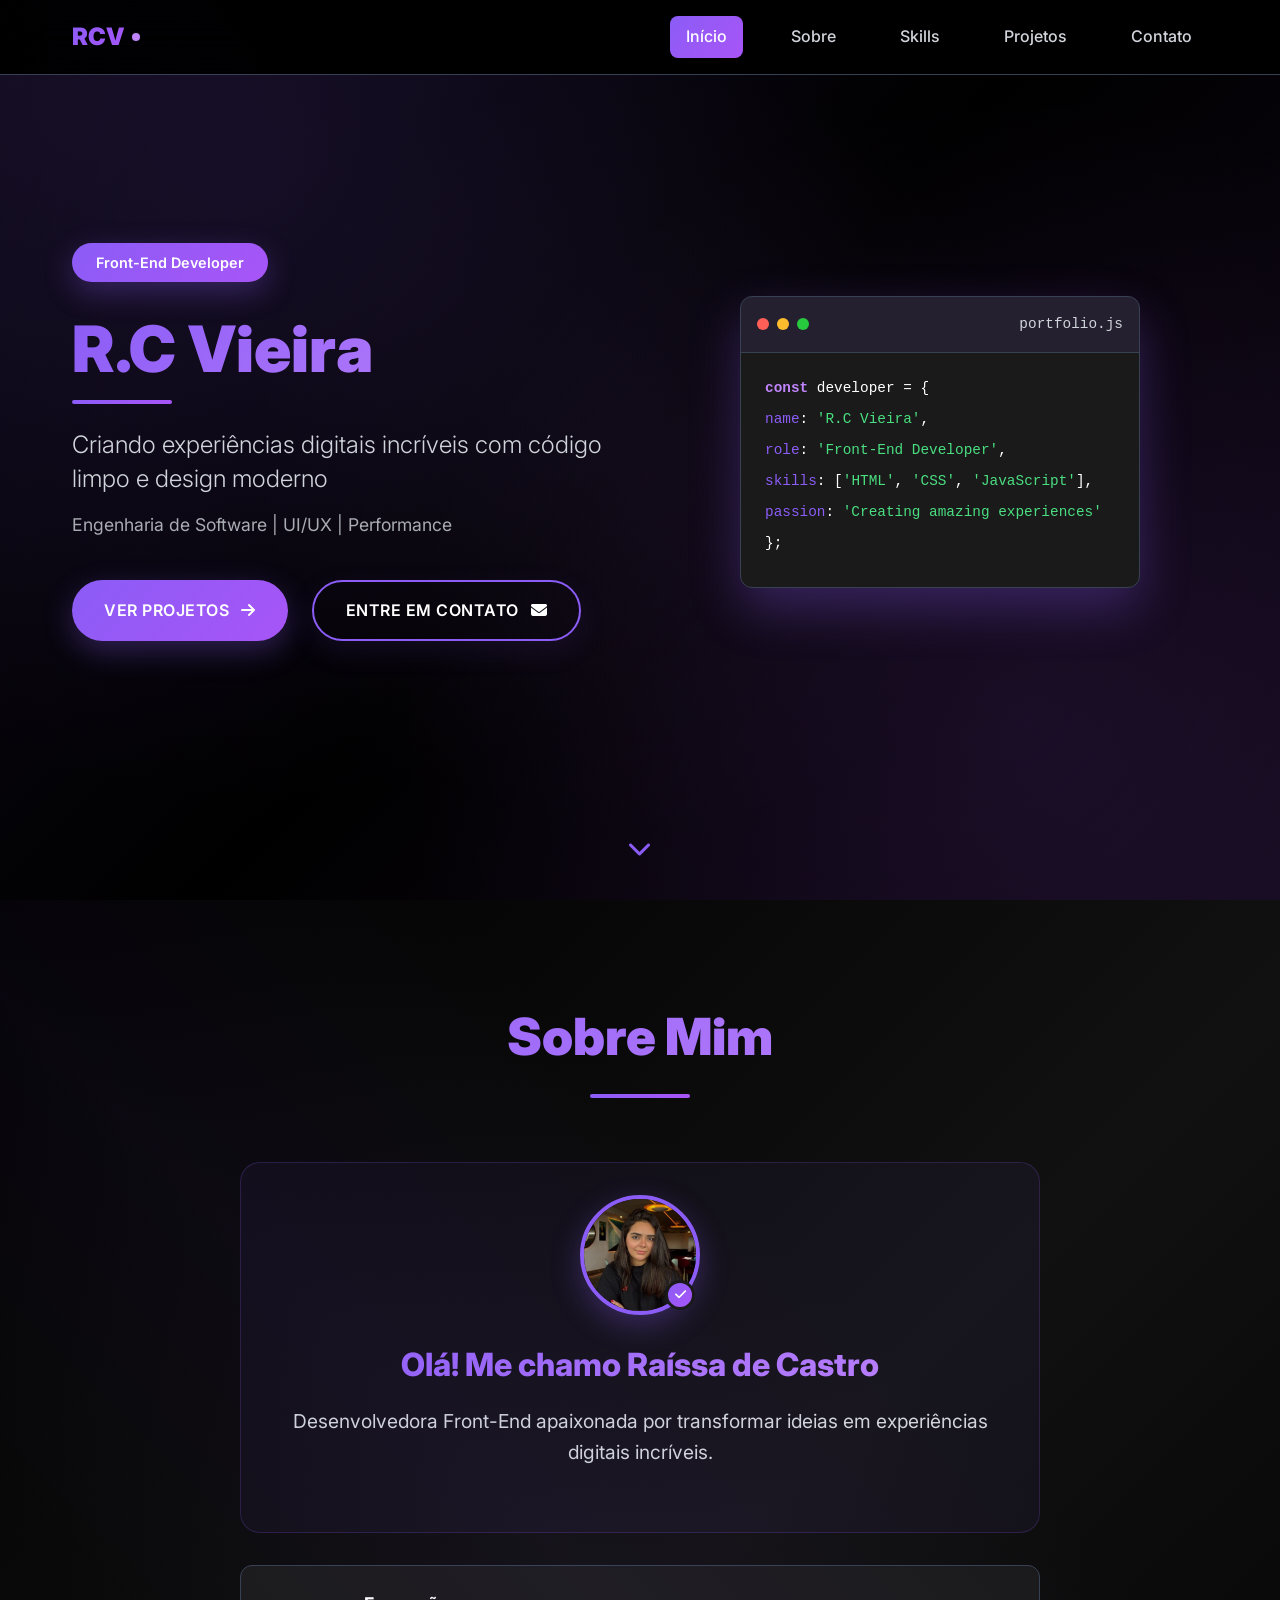
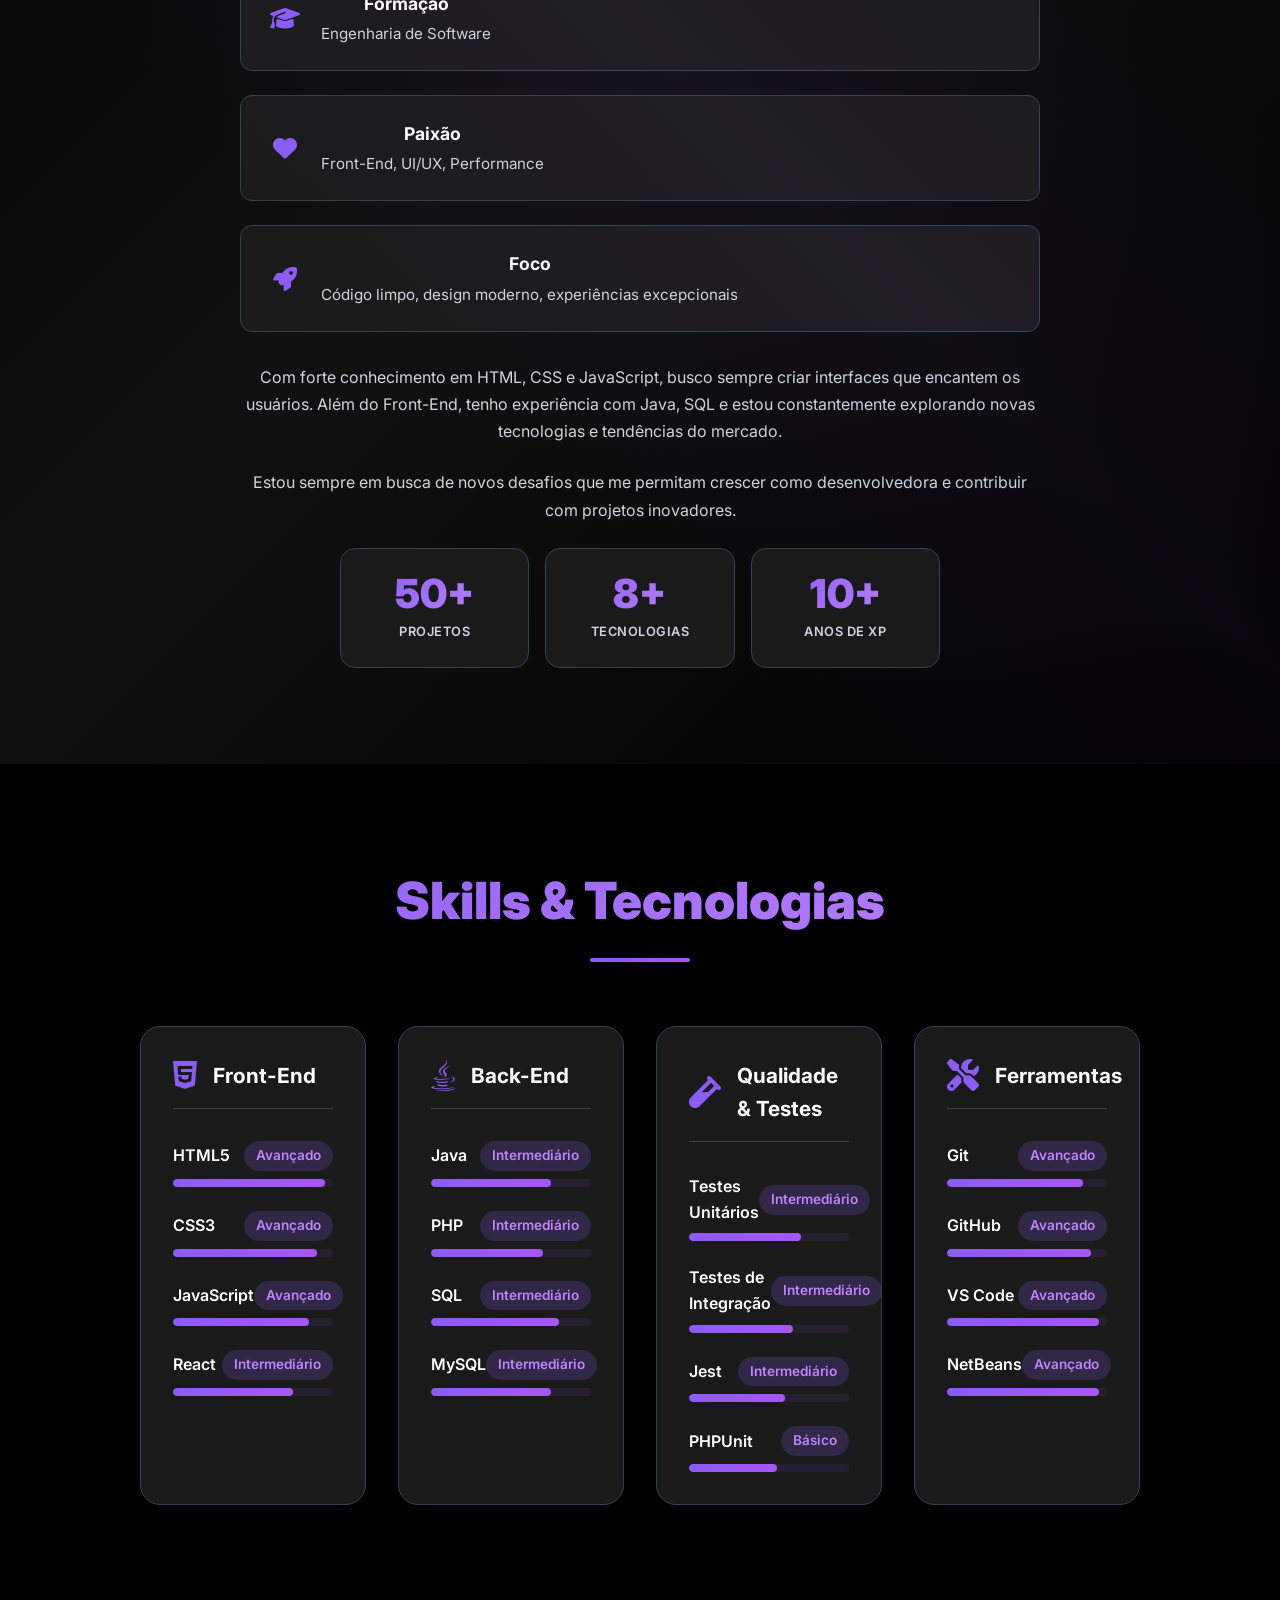
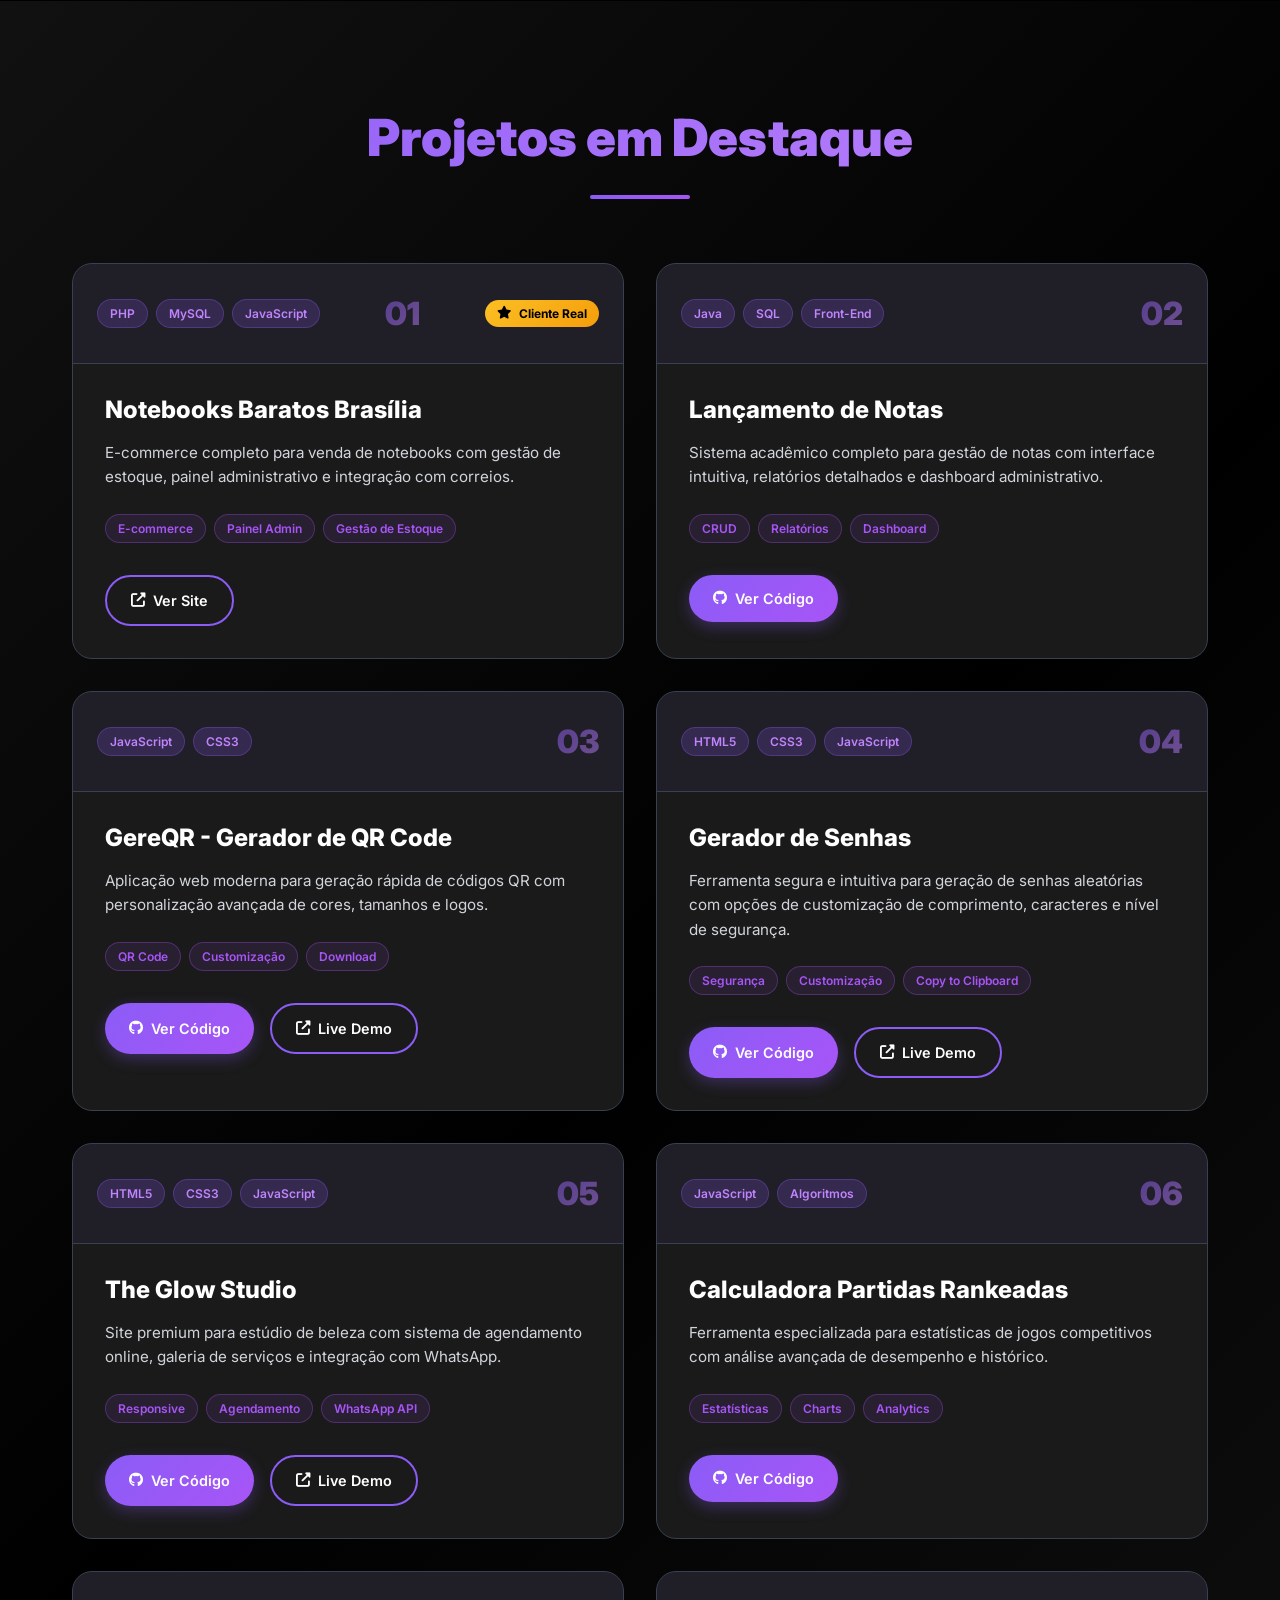
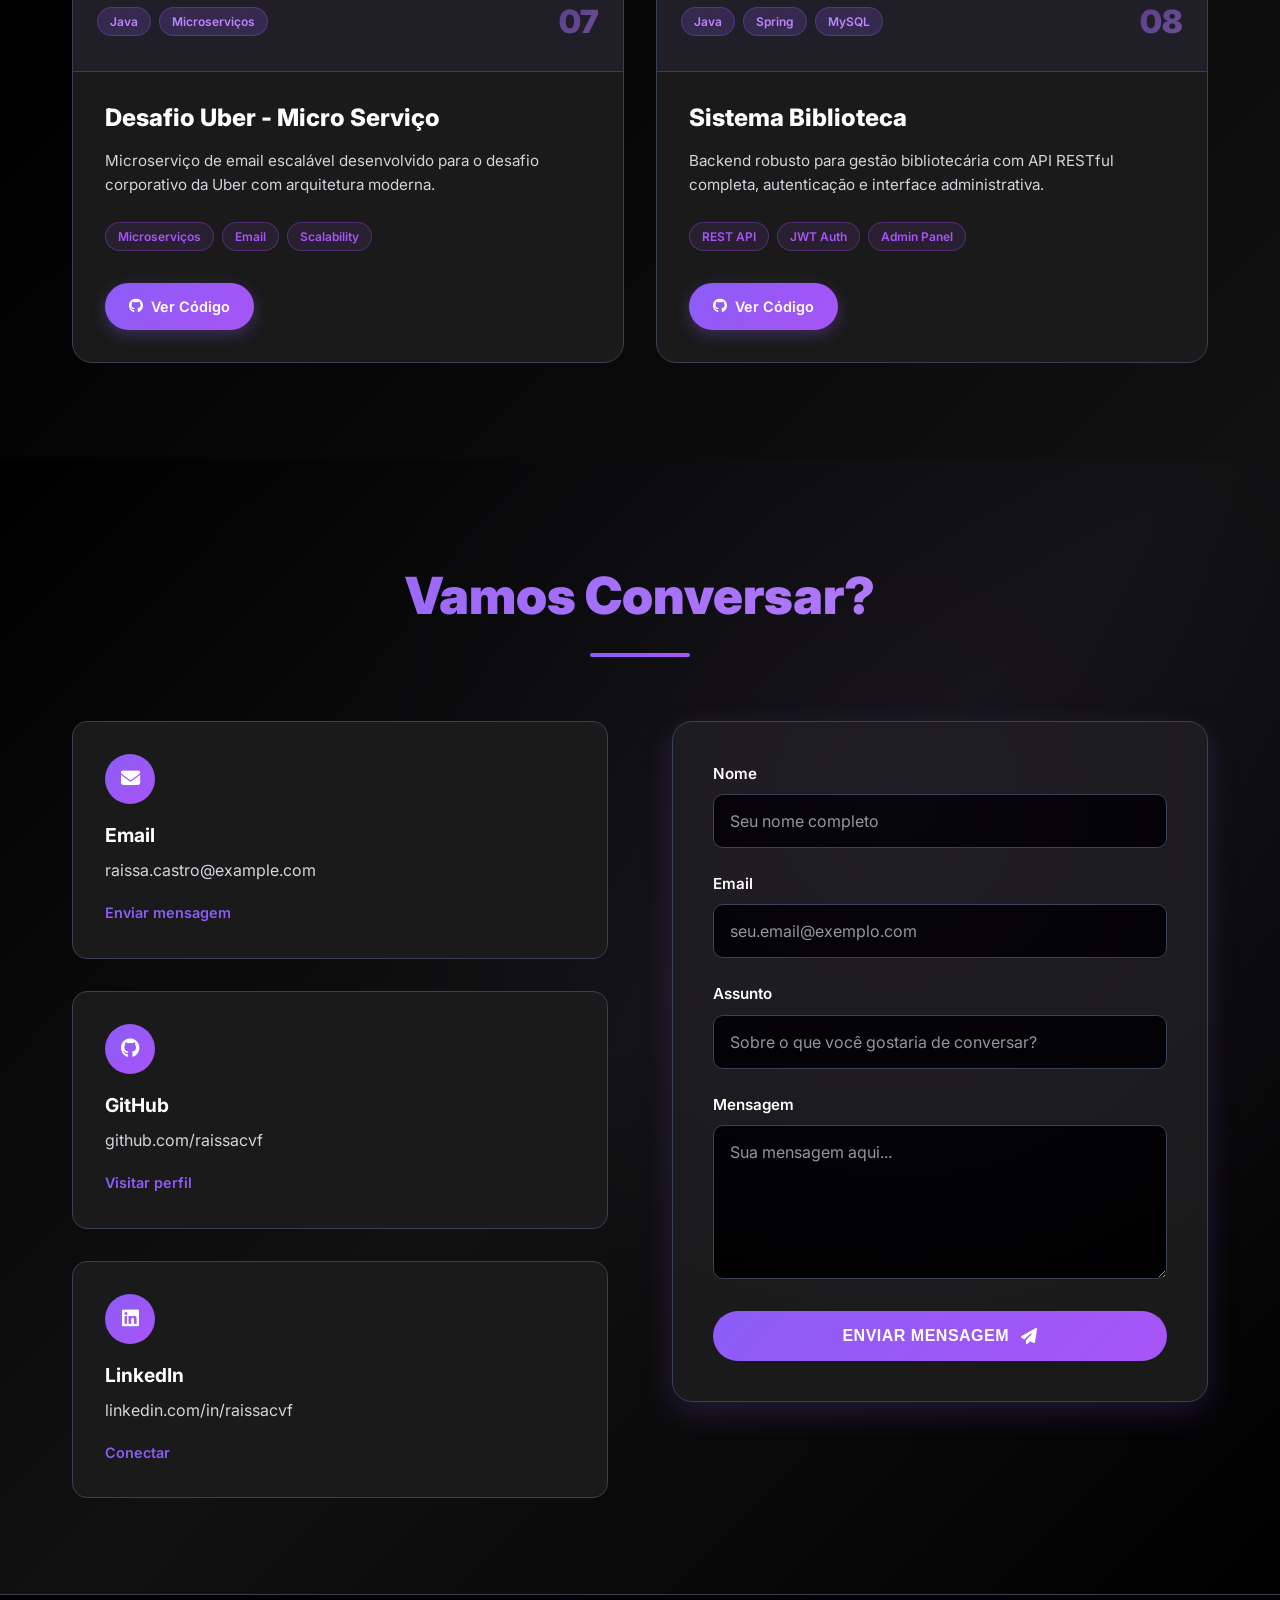
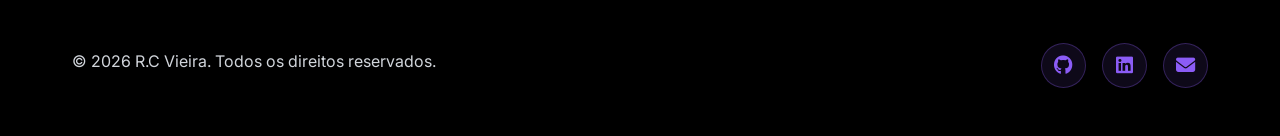
<file: index.html>
<!DOCTYPE html>
<html lang="pt-BR">
<head>
    <meta charset="UTF-8">
    <meta name="viewport" content="width=device-width, initial-scale=1.0">
    <title>R.C Vieira | Front-End Developer</title>
    <meta name="description" content="Desenvolvedora Front-End criando experiências digitais incríveis com código limpo e design moderno">
    <meta name="keywords" content="Front-End, HTML, CSS, JavaScript, React, UI/UX, Desenvolvimento Web">
    <meta property="og:title" content="R.C Vieira | Front-End Developer">
    <meta property="og:description" content="Desenvolvedora Front-End criando experiências digitais incríveis">
    <meta property="og:type" content="website">
    <link rel="stylesheet" href="styles.css">
    <link rel="stylesheet" href="https://cdnjs.cloudflare.com/ajax/libs/font-awesome/6.4.0/css/all.min.css">
    <link rel="preconnect" href="https://fonts.googleapis.com">
    <link rel="preconnect" href="https://fonts.gstatic.com" crossorigin>
    <link href="https://fonts.googleapis.com/css2?family=Inter:wght@300;400;500;600;700;800;900&display=swap" rel="stylesheet">
    <link rel="icon" type="image/png" href="img/RC.png">
</head>
<body>
    <nav class="navbar">
        <div class="nav-container">
            <div class="nav-logo">
                <span class="logo-text">RCV</span>
                <span class="logo-dot"></span>
            </div>
            <div class="nav-menu">
                <a href="#home" class="nav-link">Início</a>
                <a href="#about" class="nav-link">Sobre</a>
                <a href="#skills" class="nav-link">Skills</a>
                <a href="#projects" class="nav-link">Projetos</a>
                <a href="#contact" class="nav-link">Contato</a>
            </div>
            <div class="nav-toggle">
                <span></span>
                <span></span>
                <span></span>
            </div>
        </div>
    </nav>

    <section id="home" class="hero">
        <div class="hero-background">
            <div class="hero-particles"></div>
            <div class="hero-gradient"></div>
        </div>
        <div class="hero-container">
            <div class="hero-content">
                <div class="hero-text">
                    <div class="hero-badge">Front-End Developer</div>
                    <h1 class="hero-title">
                        <span class="title-line">R.C Vieira</span>
                        <span class="title-underline"></span>
                    </h1>
                    <p class="hero-subtitle">Criando experiências digitais incríveis com código limpo e design moderno</p>
                    <div class="hero-description">
                        <p>Engenharia de Software | UI/UX | Performance</p>
                    </div>
                    <div class="hero-actions">
                        <a href="#projects" class="btn btn-primary">
                            <span>Ver Projetos</span>
                            <i class="fas fa-arrow-right"></i>
                        </a>
                        <a href="#contact" class="btn btn-secondary">
                            <span>Entre em Contato</span>
                            <i class="fas fa-envelope"></i>
                        </a>
                    </div>
                </div>
                <div class="hero-visual">
                    <div class="code-editor">
                        <div class="editor-header">
                            <div class="editor-dots">
                                <span class="dot red"></span>
                                <span class="dot yellow"></span>
                                <span class="dot green"></span>
                            </div>
                            <div class="editor-title">portfolio.js</div>
                        </div>
                        <div class="editor-content">
                            <div class="code-line"><span class="code-keyword">const</span> <span class="code-variable">developer</span> = {</div>
                            <div class="code-line">  <span class="code-property">name</span>: <span class="code-string">'R.C Vieira'</span>,</div>
                            <div class="code-line">  <span class="code-property">role</span>: <span class="code-string">'Front-End Developer'</span>,</div>
                            <div class="code-line">  <span class="code-property">skills</span>: [<span class="code-string">'HTML'</span>, <span class="code-string">'CSS'</span>, <span class="code-string">'JavaScript'</span>],</div>
                            <div class="code-line">  <span class="code-property">passion</span>: <span class="code-string">'Creating amazing experiences'</span></div>
                            <div class="code-line">};</div>
                        </div>
                    </div>
                </div>
            </div>
        </div>
        <div class="hero-scroll">
            <div class="scroll-arrow">
                <i class="fas fa-chevron-down"></i>
            </div>
        </div>
    </section>

    <section id="about" class="about">
        <div class="container">
            <div class="section-header">
                <h2 class="section-title">Sobre Mim</h2>
                <div class="section-line"></div>
            </div>
            <div class="about-content">
                <div class="about-text">
                    <div class="about-profile">
                        <div class="profile-image">
                            <img src="img/raissa.jpg" alt="Raissa Castro" class="profile-img">
                            <div class="profile-badge">
                                <i class="fas fa-check"></i>
                            </div>
                        </div>
                        <div class="about-intro">
                            <h3>Olá! Me chamo Raíssa de Castro</h3>
                            <p>Desenvolvedora Front-End apaixonada por transformar ideias em experiências digitais incríveis.</p>
                        </div>
                    </div>
                    <div class="about-details">
                        <div class="detail-item">
                            <i class="fas fa-graduation-cap"></i>
                            <div>
                                <h4>Formação</h4>
                                <p>Engenharia de Software</p>
                            </div>
                        </div>
                        <div class="detail-item">
                            <i class="fas fa-heart"></i>
                            <div>
                                <h4>Paixão</h4>
                                <p>Front-End, UI/UX, Performance</p>
                            </div>
                        </div>
                        <div class="detail-item">
                            <i class="fas fa-rocket"></i>
                            <div>
                                <h4>Foco</h4>
                                <p>Código limpo, design moderno, experiências excepcionais</p>
                            </div>
                        </div>
                    </div>
                    <div class="about-description">
                        <p>Com forte conhecimento em HTML, CSS e JavaScript, busco sempre criar interfaces que encantem os usuários. Além do Front-End, tenho experiência com Java, SQL e estou constantemente explorando novas tecnologias e tendências do mercado.</p>
                        <p>Estou sempre em busca de novos desafios que me permitam crescer como desenvolvedora e contribuir com projetos inovadores.</p>
                    </div>
                    <div class="about-stats">
                        <div class="stat-card">
                            <div class="stat-number">50+</div>
                            <div class="stat-label">Projetos</div>
                        </div>
                        <div class="stat-card">
                            <div class="stat-number">8+</div>
                            <div class="stat-label">Tecnologias</div>
                        </div>
                        <div class="stat-card">
                            <div class="stat-number">10+</div>
                            <div class="stat-label">Anos de XP</div>
                        </div>
                    </div>
                </div>
            </div>
        </div>
    </section>

    <section id="skills" class="skills">
        <div class="container">
            <div class="section-header">
                <h2 class="section-title">Skills & Tecnologias</h2>
                <div class="section-line"></div>
            </div>
            <div class="skills-content">
                <div class="skills-grid">
                    <div class="skill-category">
                        <div class="skill-header">
                            <i class="fab fa-html5"></i>
                            <h3>Front-End</h3>
                        </div>
                        <div class="skill-items">
                            <div class="skill-item">
                                <div class="skill-info">
                                    <span class="skill-name">HTML5</span>
                                    <span class="skill-level">Avançado</span>
                                </div>
                                <div class="skill-bar">
                                    <div class="skill-progress" style="--width: 95%"></div>
                                </div>
                            </div>
                            <div class="skill-item">
                                <div class="skill-info">
                                    <span class="skill-name">CSS3</span>
                                    <span class="skill-level">Avançado</span>
                                </div>
                                <div class="skill-bar">
                                    <div class="skill-progress" style="--width: 90%"></div>
                                </div>
                            </div>
                            <div class="skill-item">
                                <div class="skill-info">
                                    <span class="skill-name">JavaScript</span>
                                    <span class="skill-level">Avançado</span>
                                </div>
                                <div class="skill-bar">
                                    <div class="skill-progress" style="--width: 85%"></div>
                                </div>
                            </div>
                            <div class="skill-item">
                                <div class="skill-info">
                                    <span class="skill-name">React</span>
                                    <span class="skill-level">Intermediário</span>
                                </div>
                                <div class="skill-bar">
                                    <div class="skill-progress" style="--width: 75%"></div>
                                </div>
                            </div>
                        </div>
                    </div>
                    <div class="skill-category">
                        <div class="skill-header">
                            <i class="fab fa-java"></i>
                            <h3>Back-End</h3>
                        </div>
                        <div class="skill-items">
                            <div class="skill-item">
                                <div class="skill-info">
                                    <span class="skill-name">Java</span>
                                    <span class="skill-level">Intermediário</span>
                                </div>
                                <div class="skill-bar">
                                    <div class="skill-progress" style="--width: 75%"></div>
                                </div>
                            </div>
                            <div class="skill-item">
                                <div class="skill-info">
                                    <span class="skill-name">PHP</span>
                                    <span class="skill-level">Intermediário</span>
                                </div>
                                <div class="skill-bar">
                                    <div class="skill-progress" style="--width: 70%"></div>
                                </div>
                            </div>
                            <div class="skill-item">
                                <div class="skill-info">
                                    <span class="skill-name">SQL</span>
                                    <span class="skill-level">Intermediário</span>
                                </div>
                                <div class="skill-bar">
                                    <div class="skill-progress" style="--width: 80%"></div>
                                </div>
                            </div>
                            <div class="skill-item">
                                <div class="skill-info">
                                    <span class="skill-name">MySQL</span>
                                    <span class="skill-level">Intermediário</span>
                                </div>
                                <div class="skill-bar">
                                    <div class="skill-progress" style="--width: 75%"></div>
                                </div>
                            </div>
                        </div>
                    </div>
                    <div class="skill-category">
                        <div class="skill-header">
                            <i class="fas fa-vial"></i>
                            <h3>Qualidade & Testes</h3>
                        </div>
                        <div class="skill-items">
                            <div class="skill-item">
                                <div class="skill-info">
                                    <span class="skill-name">Testes Unitários</span>
                                    <span class="skill-level">Intermediário</span>
                                </div>
                                <div class="skill-bar">
                                    <div class="skill-progress" style="--width: 70%"></div>
                                </div>
                            </div>
                            <div class="skill-item">
                                <div class="skill-info">
                                    <span class="skill-name">Testes de Integração</span>
                                    <span class="skill-level">Intermediário</span>
                                </div>
                                <div class="skill-bar">
                                    <div class="skill-progress" style="--width: 65%"></div>
                                </div>
                            </div>
                            <div class="skill-item">
                                <div class="skill-info">
                                    <span class="skill-name">Jest</span>
                                    <span class="skill-level">Intermediário</span>
                                </div>
                                <div class="skill-bar">
                                    <div class="skill-progress" style="--width: 60%"></div>
                                </div>
                            </div>
                            <div class="skill-item">
                                <div class="skill-info">
                                    <span class="skill-name">PHPUnit</span>
                                    <span class="skill-level">Básico</span>
                                </div>
                                <div class="skill-bar">
                                    <div class="skill-progress" style="--width: 55%"></div>
                                </div>
                            </div>
                        </div>
                    </div>
                    <div class="skill-category">
                        <div class="skill-header">
                            <i class="fas fa-tools"></i>
                            <h3>Ferramentas</h3>
                        </div>
                        <div class="skill-items">
                            <div class="skill-item">
                                <div class="skill-info">
                                    <span class="skill-name">Git</span>
                                    <span class="skill-level">Avançado</span>
                                </div>
                                <div class="skill-bar">
                                    <div class="skill-progress" style="--width: 85%"></div>
                                </div>
                            </div>
                            <div class="skill-item">
                                <div class="skill-info">
                                    <span class="skill-name">GitHub</span>
                                    <span class="skill-level">Avançado</span>
                                </div>
                                <div class="skill-bar">
                                    <div class="skill-progress" style="--width: 90%"></div>
                                </div>
                            </div>
                            <div class="skill-item">
                                <div class="skill-info">
                                    <span class="skill-name">VS Code</span>
                                    <span class="skill-level">Avançado</span>
                                </div>
                                <div class="skill-bar">
                                    <div class="skill-progress" style="--width: 95%"></div>
                                </div>
                            </div>
                            <div class="skill-item">
                                <div class="skill-info">
                                    <span class="skill-name">NetBeans</span>
                                    <span class="skill-level">Avançado</span>
                                </div>
                                <div class="skill-bar">
                                    <div class="skill-progress" style="--width: 95%"></div>
                                </div>
                            </div>
                        </div>
                    </div>
                </div>
            </div>
        </div>
    </section>

    <section id="projects" class="projects">
        <div class="container">
            <div class="section-header">
                <h2 class="section-title">Projetos em Destaque</h2>
                <div class="section-line"></div>
            </div>
            <div class="projects-grid">
                <div class="project-card">
                    <div class="project-header">
                        <div class="project-tech">
                            <span class="tech-tag">PHP</span>
                            <span class="tech-tag">MySQL</span>
                            <span class="tech-tag">JavaScript</span>
                        </div>
                        <div class="project-number">01</div>
                        <div class="project-star">
                            <i class="fas fa-star"></i>
                            <span>Cliente Real</span>
                        </div>
                    </div>
                    <div class="project-content">
                        <h3 class="project-title">Notebooks Baratos Brasília</h3>
                        <p class="project-description">E-commerce completo para venda de notebooks com gestão de estoque, painel administrativo e integração com correios.</p>
                        <div class="project-features">
                            <span class="feature-tag">E-commerce</span>
                            <span class="feature-tag">Painel Admin</span>
                            <span class="feature-tag">Gestão de Estoque</span>
                        </div>
                        <div class="project-actions">
                            <a href="https://notebooksbaratosbrasilia.com.br/" target="_blank" class="project-demo">
                                <i class="fas fa-external-link-alt"></i>
                                <span>Ver Site</span>
                            </a>
                        </div>
                    </div>
                </div>

                <div class="project-card">
                    <div class="project-header">
                        <div class="project-tech">
                            <span class="tech-tag">Java</span>
                            <span class="tech-tag">SQL</span>
                            <span class="tech-tag">Front-End</span>
                        </div>
                        <div class="project-number">02</div>
                    </div>
                    <div class="project-content">
                        <h3 class="project-title">Lançamento de Notas</h3>
                        <p class="project-description">Sistema acadêmico completo para gestão de notas com interface intuitiva, relatórios detalhados e dashboard administrativo.</p>
                        <div class="project-features">
                            <span class="feature-tag">CRUD</span>
                            <span class="feature-tag">Relatórios</span>
                            <span class="feature-tag">Dashboard</span>
                        </div>
                        <div class="project-actions">
                            <a href="https://github.com/raissacvf/Lancamento-de-Notas.git" target="_blank" class="project-link">
                                <i class="fab fa-github"></i>
                                <span>Ver Código</span>
                            </a>
                        </div>
                    </div>
                </div>

                <div class="project-card">
                    <div class="project-header">
                        <div class="project-tech">
                            <span class="tech-tag">JavaScript</span>
                            <span class="tech-tag">CSS3</span>
                        </div>
                        <div class="project-number">03</div>
                    </div>
                    <div class="project-content">
                        <h3 class="project-title">GereQR - Gerador de QR Code</h3>
                        <p class="project-description">Aplicação web moderna para geração rápida de códigos QR com personalização avançada de cores, tamanhos e logos.</p>
                        <div class="project-features">
                            <span class="feature-tag">QR Code</span>
                            <span class="feature-tag">Customização</span>
                            <span class="feature-tag">Download</span>
                        </div>
                        <div class="project-actions">
                            <a href="https://github.com/raissacvf/GereQR-Gerador-de-QR-Code.git" target="_blank" class="project-link">
                                <i class="fab fa-github"></i>
                                <span>Ver Código</span>
                            </a>
                            <a href="https://gere-qr-gerador-de-qr-code-instant.vercel.app/" target="_blank" class="project-demo">
                                <i class="fas fa-external-link-alt"></i>
                                <span>Live Demo</span>
                            </a>
                        </div>
                    </div>
                </div>

                <div class="project-card">
                    <div class="project-header">
                        <div class="project-tech">
                            <span class="tech-tag">HTML5</span>
                            <span class="tech-tag">CSS3</span>
                            <span class="tech-tag">JavaScript</span>
                        </div>
                        <div class="project-number">04</div>
                    </div>
                    <div class="project-content">
                        <h3 class="project-title">Gerador de Senhas</h3>
                        <p class="project-description">Ferramenta segura e intuitiva para geração de senhas aleatórias com opções de customização de comprimento, caracteres e nível de segurança.</p>
                        <div class="project-features">
                            <span class="feature-tag">Segurança</span>
                            <span class="feature-tag">Customização</span>
                            <span class="feature-tag">Copy to Clipboard</span>
                        </div>
                        <div class="project-actions">
                            <a href="https://github.com/raissacvf/Gerador-de-Senhas.git" target="_blank" class="project-link">
                                <i class="fab fa-github"></i>
                                <span>Ver Código</span>
                            </a>
                            <a href="https://gerador-de-senhas-sooty.vercel.app/" target="_blank" class="project-demo">
                                <i class="fas fa-external-link-alt"></i>
                                <span>Live Demo</span>
                            </a>
                        </div>
                    </div>
                </div>

                <div class="project-card">
                    <div class="project-header">
                        <div class="project-tech">
                            <span class="tech-tag">HTML5</span>
                            <span class="tech-tag">CSS3</span>
                            <span class="tech-tag">JavaScript</span>
                        </div>
                        <div class="project-number">05</div>
                    </div>
                    <div class="project-content">
                        <h3 class="project-title">The Glow Studio</h3>
                        <p class="project-description">Site premium para estúdio de beleza com sistema de agendamento online, galeria de serviços e integração com WhatsApp.</p>
                        <div class="project-features">
                            <span class="feature-tag">Responsive</span>
                            <span class="feature-tag">Agendamento</span>
                            <span class="feature-tag">WhatsApp API</span>
                        </div>
                        <div class="project-actions">
                            <a href="https://github.com/raissacvf/The-Glow-Studio.git" target="_blank" class="project-link">
                                <i class="fab fa-github"></i>
                                <span>Ver Código</span>
                            </a>
                            <a href="https://the-glow-studio.vercel.app/" target="_blank" class="project-demo">
                                <i class="fas fa-external-link-alt"></i>
                                <span>Live Demo</span>
                            </a>
                        </div>
                    </div>
                </div>

                <div class="project-card">
                    <div class="project-header">
                        <div class="project-tech">
                            <span class="tech-tag">JavaScript</span>
                            <span class="tech-tag">Algoritmos</span>
                        </div>
                        <div class="project-number">06</div>
                    </div>
                    <div class="project-content">
                        <h3 class="project-title">Calculadora Partidas Rankeadas</h3>
                        <p class="project-description">Ferramenta especializada para estatísticas de jogos competitivos com análise avançada de desempenho e histórico.</p>
                        <div class="project-features">
                            <span class="feature-tag">Estatísticas</span>
                            <span class="feature-tag">Charts</span>
                            <span class="feature-tag">Analytics</span>
                        </div>
                        <div class="project-actions">
                            <a href="https://github.com/raissacvf/Calculadora-Partidas-Ranckeadas.git" target="_blank" class="project-link">
                                <i class="fab fa-github"></i>
                                <span>Ver Código</span>
                            </a>
                        </div>
                    </div>
                </div>

                <div class="project-card">
                    <div class="project-header">
                        <div class="project-tech">
                            <span class="tech-tag">Java</span>
                            <span class="tech-tag">Microserviços</span>
                        </div>
                        <div class="project-number">07</div>
                    </div>
                    <div class="project-content">
                        <h3 class="project-title">Desafio Uber - Micro Serviço</h3>
                        <p class="project-description">Microserviço de email escalável desenvolvido para o desafio corporativo da Uber com arquitetura moderna.</p>
                        <div class="project-features">
                            <span class="feature-tag">Microserviços</span>
                            <span class="feature-tag">Email</span>
                            <span class="feature-tag">Scalability</span>
                        </div>
                        <div class="project-actions">
                            <a href="https://github.com/raissacvf/Desafio-Uber.git" target="_blank" class="project-link">
                                <i class="fab fa-github"></i>
                                <span>Ver Código</span>
                            </a>
                        </div>
                    </div>
                </div>

                <div class="project-card">
                    <div class="project-header">
                        <div class="project-tech">
                            <span class="tech-tag">Java</span>
                            <span class="tech-tag">Spring</span>
                            <span class="tech-tag">MySQL</span>
                        </div>
                        <div class="project-number">08</div>
                    </div>
                    <div class="project-content">
                        <h3 class="project-title">Sistema Biblioteca</h3>
                        <p class="project-description">Backend robusto para gestão bibliotecária com API RESTful completa, autenticação e interface administrativa.</p>
                        <div class="project-features">
                            <span class="feature-tag">REST API</span>
                            <span class="feature-tag">JWT Auth</span>
                            <span class="feature-tag">Admin Panel</span>
                        </div>
                        <div class="project-actions">
                            <a href="https://github.com/raissacvf/Sistema-Biblioteca.git" target="_blank" class="project-link">
                                <i class="fab fa-github"></i>
                                <span>Ver Código</span>
                            </a>
                        </div>
                    </div>
                </div>
            </div>
        </div>
    </section>

    <section id="contact" class="contact">
        <div class="container">
            <div class="section-header">
                <h2 class="section-title">Vamos Conversar?</h2>
                <div class="section-line"></div>
            </div>
            <div class="contact-content">
                <div class="contact-info">
                    <div class="contact-card">
                        <div class="contact-icon">
                            <i class="fas fa-envelope"></i>
                        </div>
                        <div class="contact-details">
                            <h3>Email</h3>
                            <p>raissa.castro@example.com</p>
                            <a href="mailto:raissa.castro@example.com" class="contact-link">Enviar mensagem</a>
                        </div>
                    </div>
                    <div class="contact-card">
                        <div class="contact-icon">
                            <i class="fab fa-github"></i>
                        </div>
                        <div class="contact-details">
                            <h3>GitHub</h3>
                            <p>github.com/raissacvf</p>
                            <a href="https://github.com/raissacvf" target="_blank" class="contact-link">Visitar perfil</a>
                        </div>
                    </div>
                    <div class="contact-card">
                        <div class="contact-icon">
                            <i class="fab fa-linkedin"></i>
                        </div>
                        <div class="contact-details">
                            <h3>LinkedIn</h3>
                            <p>linkedin.com/in/raissacvf</p>
                            <a href="https://linkedin.com/in/raissacvf" target="_blank" class="contact-link">Conectar</a>
                        </div>
                    </div>
                </div>
                <div class="contact-form">
                    <form action="https://formspree.io/f/xnjodeqn" method="POST" onsubmit="handleSubmit(event)">
                        <div class="form-group">
                            <label for="name">Nome</label>
                            <input type="text" id="name" name="name" placeholder="Seu nome completo" required>
                        </div>
                        <div class="form-group">
                            <label for="email">Email</label>
                            <input type="email" id="email" name="email" placeholder="seu.email@exemplo.com" required>
                        </div>
                        <div class="form-group">
                            <label for="subject">Assunto</label>
                            <input type="text" id="subject" name="subject" placeholder="Sobre o que você gostaria de conversar?" required>
                        </div>
                        <div class="form-group">
                            <label for="message">Mensagem</label>
                            <textarea id="message" name="message" placeholder="Sua mensagem aqui..." rows="6" required></textarea>
                        </div>
                        <button type="submit" class="submit-btn">
                            <span>Enviar Mensagem</span>
                            <i class="fas fa-paper-plane"></i>
                        </button>
                    </form>
                </div>
            </div>
        </div>
    </section>

    <footer class="footer">
        <div class="container">
            <div class="footer-content">
                <div class="footer-text">
                    <p>&copy; 2026 R.C Vieira. Todos os direitos reservados.</p>
                </div>
                <div class="footer-social">
                    <a href="https://github.com/raissacvf" target="_blank" class="social-link">
                        <i class="fab fa-github"></i>
                    </a>
                    <a href="https://linkedin.com/in/raissacvf" target="_blank" class="social-link">
                        <i class="fab fa-linkedin"></i>
                    </a>
                    <a href="mailto:raissa.castro@example.com" class="social-link">
                        <i class="fas fa-envelope"></i>
                    </a>
                </div>
            </div>
        </div>
    </footer>

    <script>
        const navToggle = document.querySelector('.nav-toggle');
        const navMenu = document.querySelector('.nav-menu');
        const navLinks = document.querySelectorAll('.nav-link');
        
        navToggle.addEventListener('click', () => {
            navMenu.classList.toggle('active');
            navToggle.classList.toggle('active');
        });

        navLinks.forEach(link => {
            link.addEventListener('click', () => {
                navMenu.classList.remove('active');
                navToggle.classList.remove('active');
            });
        });

        document.querySelectorAll('a[href^="#"]').forEach(anchor => {
            anchor.addEventListener('click', function (e) {
                e.preventDefault();
                const target = document.querySelector(this.getAttribute('href'));
                if (target) {
                    target.scrollIntoView({ behavior: 'smooth' });
                }
            });
        });

        function handleSubmit(event) {
            event.preventDefault();
            
            const form = event.target;
            const submitBtn = form.querySelector('button[type="submit"]');
            const originalText = submitBtn.innerHTML;
            
            submitBtn.innerHTML = '<i class="fas fa-spinner fa-spin"></i> Enviando...';
            submitBtn.disabled = true;
            
            fetch(form.action, {
                method: 'POST',
                body: new FormData(form),
                headers: {
                    'Accept': 'application/json'
                }
            })
            .then(response => {
                if (response.ok) {
                    submitBtn.innerHTML = '<i class="fas fa-check"></i> Mensagem Enviada!';
                    form.reset();
                    
                    setTimeout(() => {
                        submitBtn.innerHTML = originalText;
                        submitBtn.disabled = false;
                    }, 3000);
                } else {
                    throw new Error('Erro ao enviar mensagem');
                }
            })
            .catch(error => {
                submitBtn.innerHTML = '<i class="fas fa-exclamation"></i> Erro ao Enviar';
                setTimeout(() => {
                    submitBtn.innerHTML = originalText;
                    submitBtn.disabled = false;
                }, 3000);
            });
        }

        const observerOptions = {
            threshold: 0.1,
            rootMargin: '0px 0px -50px 0px'
        };

        const observer = new IntersectionObserver((entries) => {
            entries.forEach(entry => {
                if (entry.isIntersecting) {
                    entry.target.classList.add('animate');
                }
            });
        }, observerOptions);

        document.querySelectorAll('.project-card, .skill-item, .stat-card, .contact-card').forEach(el => {
            observer.observe(el);
        });

        window.addEventListener('scroll', () => {
            let current = '';
            const sections = document.querySelectorAll('section');
            
            sections.forEach(section => {
                const sectionTop = section.offsetTop;
                const sectionHeight = section.clientHeight;
                if (scrollY >= (sectionTop - 200)) {
                    current = section.getAttribute('id');
                }
            });

            navLinks.forEach(link => {
                link.classList.remove('active');
                if (link.getAttribute('href').slice(1) === current) {
                    link.classList.add('active');
                }
            });
        });
    </script>
</body>
</html>
</file>
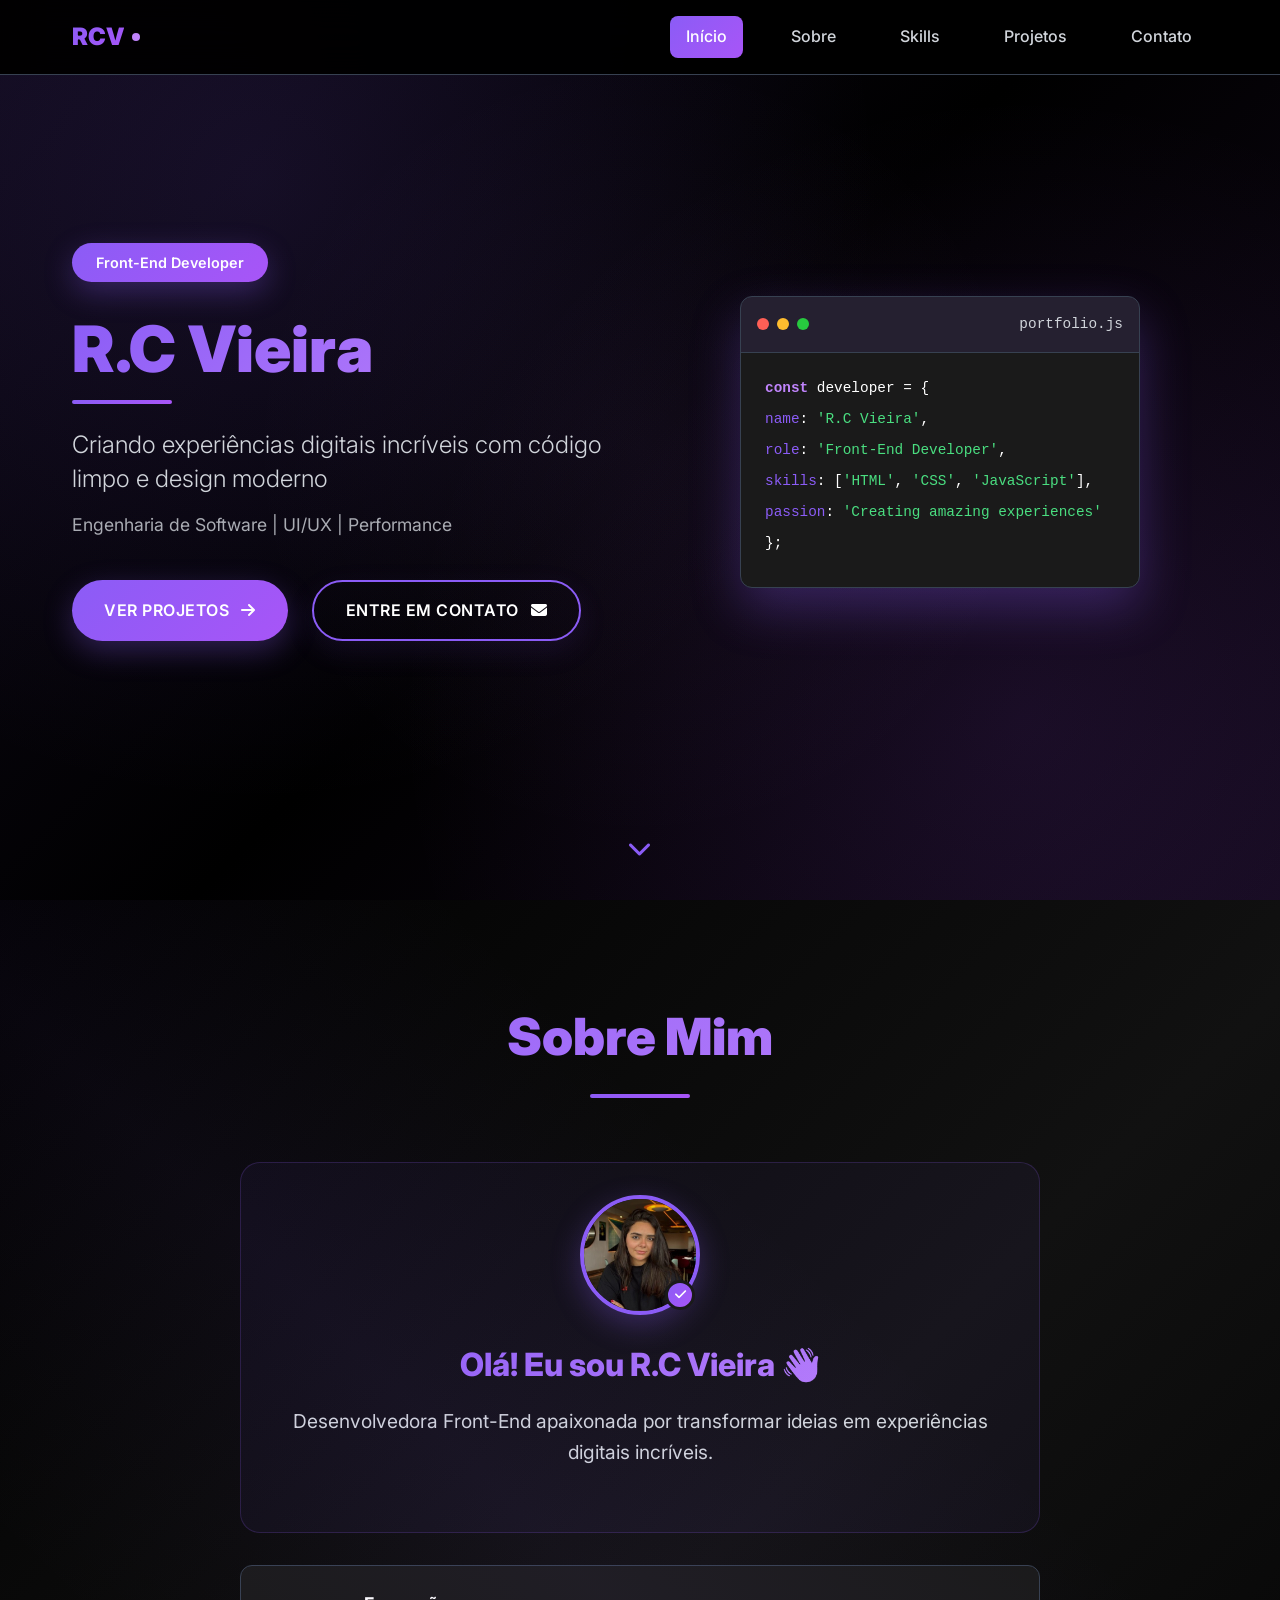
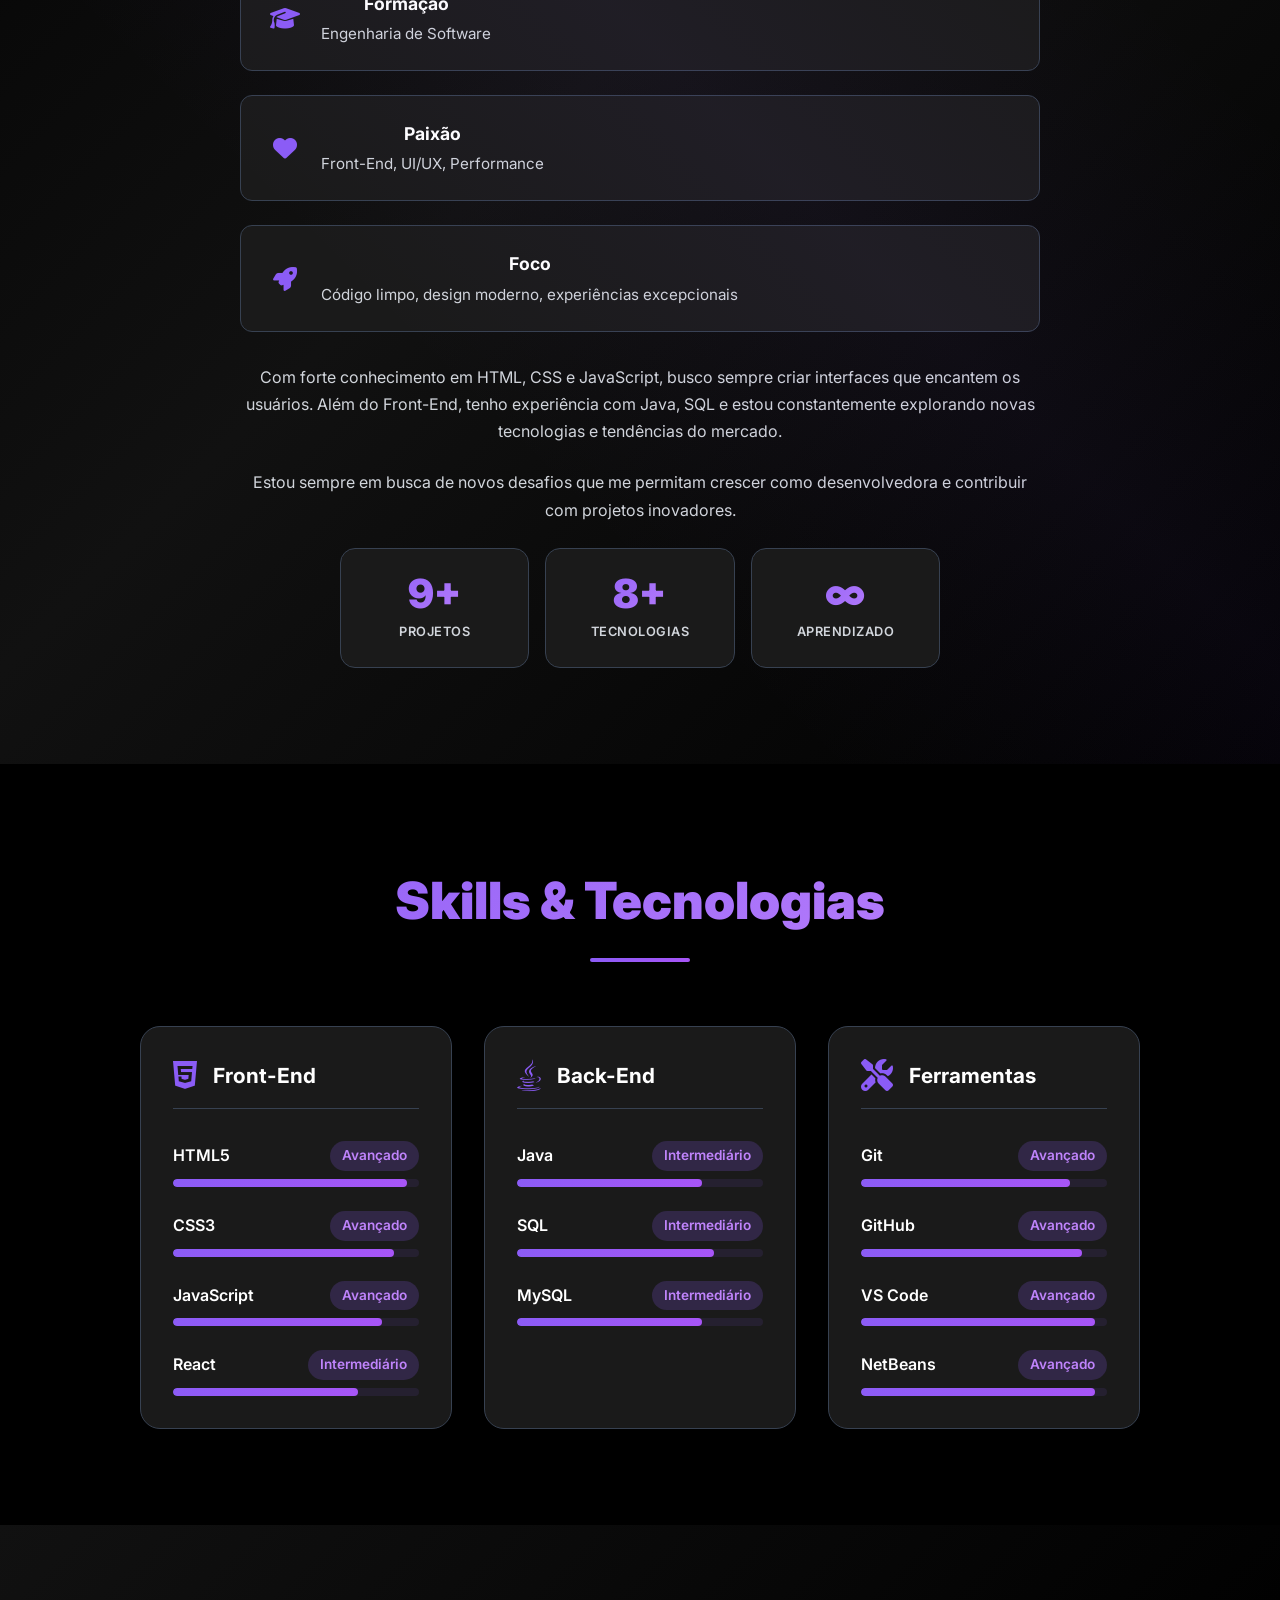
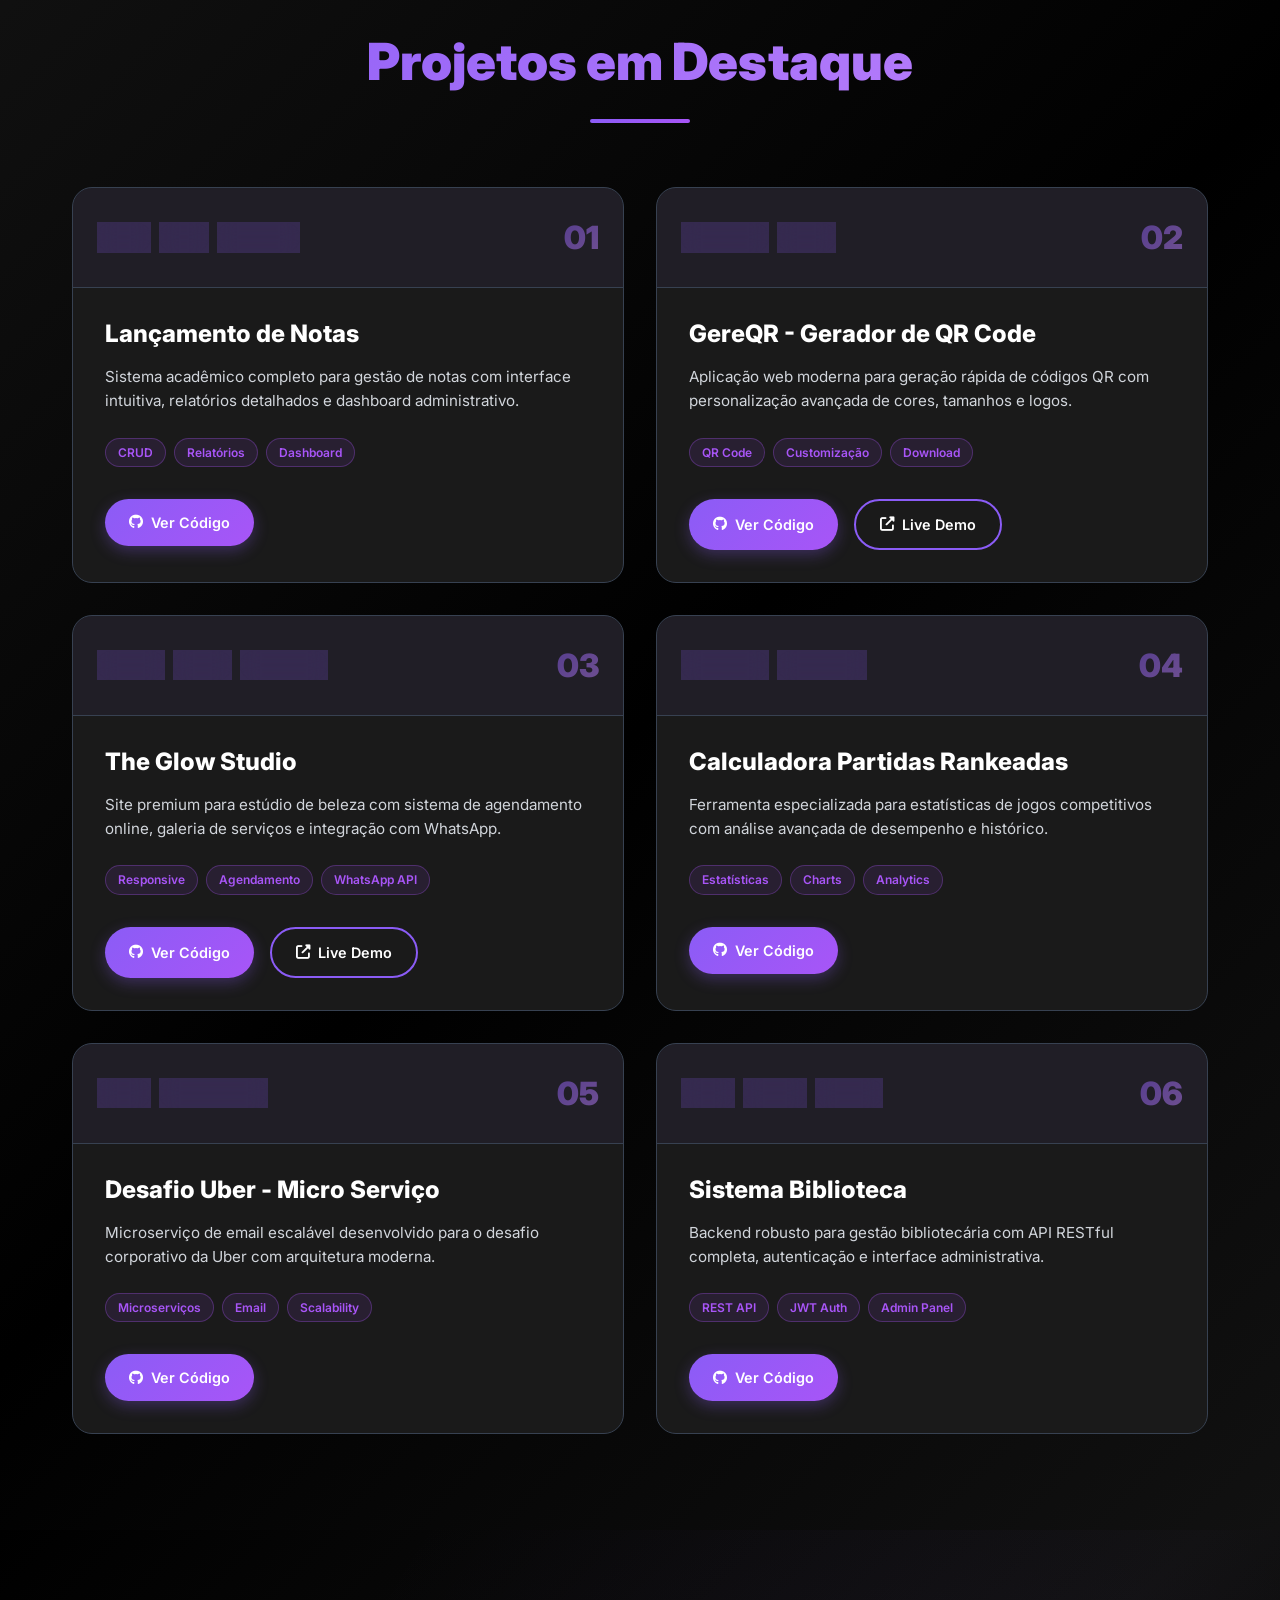
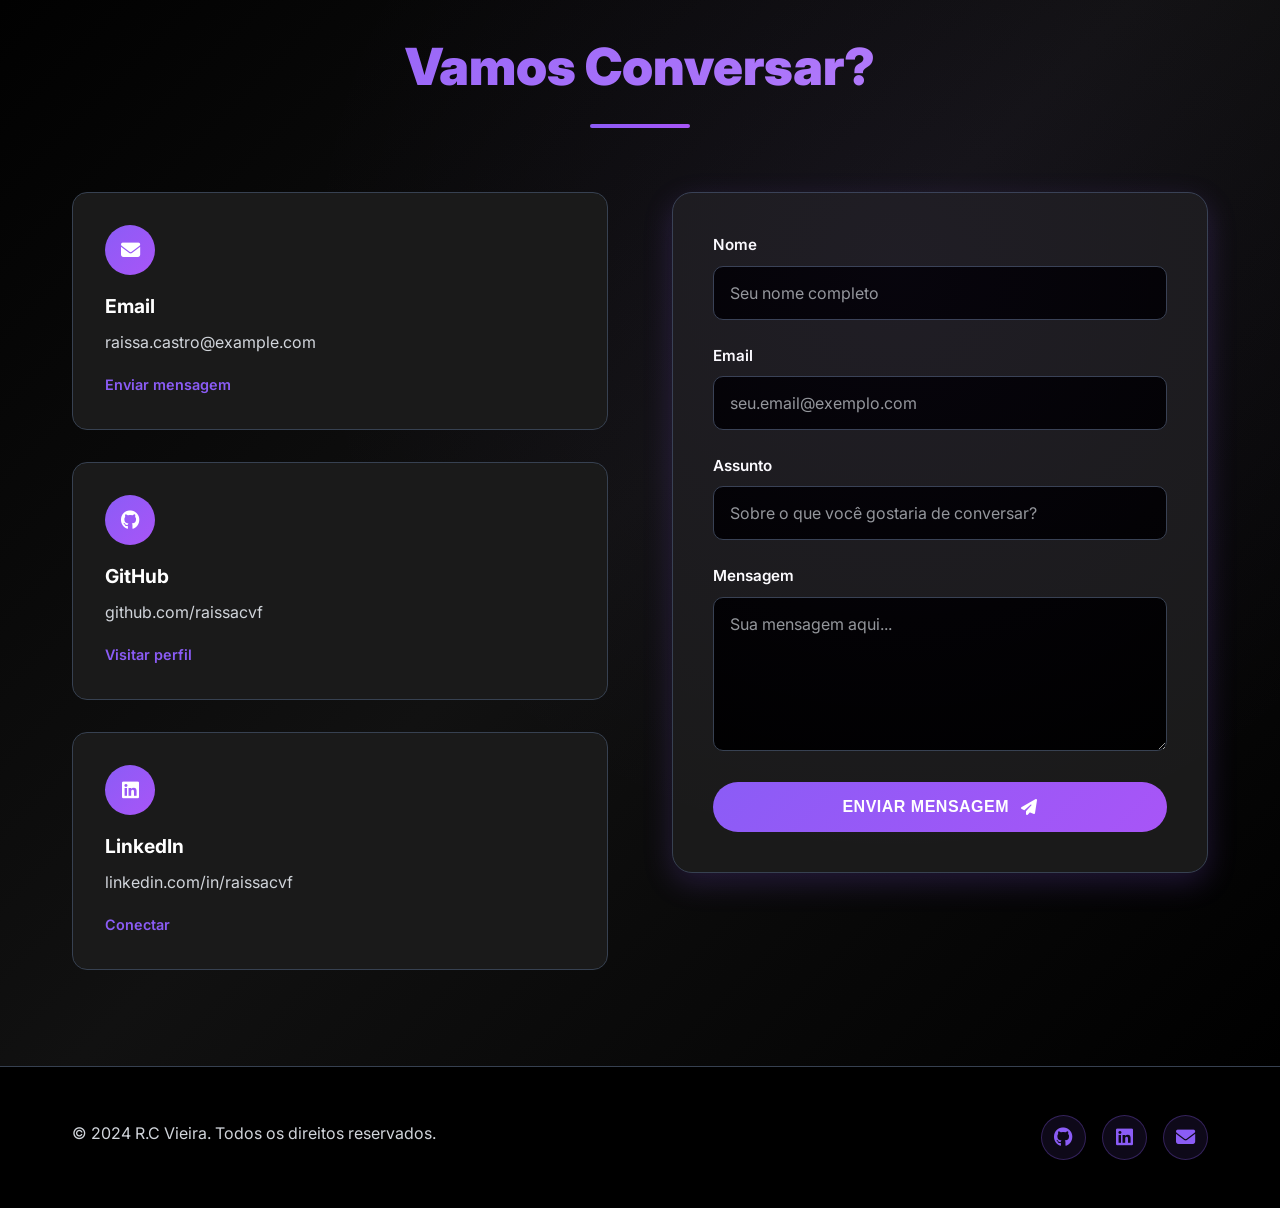
<file: portfolio.html>
<!DOCTYPE html>
<html lang="pt-BR">
<head>
    <meta charset="UTF-8">
    <meta name="viewport" content="width=device-width, initial-scale=1.0">
    <title>R.C Vieira | Front-End Developer</title>
    <meta name="description" content="Desenvolvedora Front-End criando experiências digitais incríveis com código limpo e design moderno">
    <meta name="keywords" content="Front-End, HTML, CSS, JavaScript, React, UI/UX, Desenvolvimento Web">
    <meta property="og:title" content="R.C Vieira | Front-End Developer">
    <meta property="og:description" content="Desenvolvedora Front-End criando experiências digitais incríveis">
    <meta property="og:type" content="website">
    <link rel="stylesheet" href="modern.css">
    <link rel="stylesheet" href="https://cdnjs.cloudflare.com/ajax/libs/font-awesome/6.4.0/css/all.min.css">
    <link rel="preconnect" href="https://fonts.googleapis.com">
    <link rel="preconnect" href="https://fonts.gstatic.com" crossorigin>
    <link href="https://fonts.googleapis.com/css2?family=Inter:wght@300;400;500;600;700;800;900&display=swap" rel="stylesheet">
    <link rel="icon" type="image/png" href="img/RC.png">
</head>
<body>
    <!-- Navigation -->
    <nav class="navbar">
        <div class="nav-container">
            <div class="nav-logo">
                <span class="logo-text">RCV</span>
                <span class="logo-dot"></span>
            </div>
            <div class="nav-menu">
                <a href="#home" class="nav-link">Início</a>
                <a href="#about" class="nav-link">Sobre</a>
                <a href="#skills" class="nav-link">Skills</a>
                <a href="#projects" class="nav-link">Projetos</a>
                <a href="#contact" class="nav-link">Contato</a>
            </div>
            <div class="nav-toggle">
                <span></span>
                <span></span>
                <span></span>
            </div>
        </div>
    </nav>

    <!-- Hero Section -->
    <section id="home" class="hero">
        <div class="hero-background">
            <div class="hero-particles"></div>
            <div class="hero-gradient"></div>
        </div>
        <div class="hero-container">
            <div class="hero-content">
                <div class="hero-text">
                    <div class="hero-badge">Front-End Developer</div>
                    <h1 class="hero-title">
                        <span class="title-line">R.C Vieira</span>
                        <span class="title-underline"></span>
                    </h1>
                    <p class="hero-subtitle">Criando experiências digitais incríveis com código limpo e design moderno</p>
                    <div class="hero-description">
                        <p>Engenharia de Software | UI/UX | Performance</p>
                    </div>
                    <div class="hero-actions">
                        <a href="#projects" class="btn btn-primary">
                            <span>Ver Projetos</span>
                            <i class="fas fa-arrow-right"></i>
                        </a>
                        <a href="#contact" class="btn btn-secondary">
                            <span>Entre em Contato</span>
                            <i class="fas fa-envelope"></i>
                        </a>
                    </div>
                </div>
                <div class="hero-visual">
                    <div class="code-editor">
                        <div class="editor-header">
                            <div class="editor-dots">
                                <span class="dot red"></span>
                                <span class="dot yellow"></span>
                                <span class="dot green"></span>
                            </div>
                            <div class="editor-title">portfolio.js</div>
                        </div>
                        <div class="editor-content">
                            <div class="code-line"><span class="code-keyword">const</span> <span class="code-variable">developer</span> = {</div>
                            <div class="code-line">  <span class="code-property">name</span>: <span class="code-string">'R.C Vieira'</span>,</div>
                            <div class="code-line">  <span class="code-property">role</span>: <span class="code-string">'Front-End Developer'</span>,</div>
                            <div class="code-line">  <span class="code-property">skills</span>: [<span class="code-string">'HTML'</span>, <span class="code-string">'CSS'</span>, <span class="code-string">'JavaScript'</span>],</div>
                            <div class="code-line">  <span class="code-property">passion</span>: <span class="code-string">'Creating amazing experiences'</span></div>
                            <div class="code-line">};</div>
                        </div>
                    </div>
                </div>
            </div>
        </div>
        <div class="hero-scroll">
            <div class="scroll-arrow">
                <i class="fas fa-chevron-down"></i>
            </div>
        </div>
    </section>

    <!-- About Section -->
    <section id="about" class="about">
        <div class="container">
            <div class="section-header">
                <h2 class="section-title">Sobre Mim</h2>
                <div class="section-line"></div>
            </div>
            <div class="about-content">
                <div class="about-text">
                    <div class="about-profile">
                        <div class="profile-image">
                            <img src="img/raissa.jpg" alt="Raissa Castro" class="profile-img">
                            <div class="profile-badge">
                                <i class="fas fa-check"></i>
                            </div>
                        </div>
                        <div class="about-intro">
                            <h3>Olá! Eu sou R.C Vieira 👋</h3>
                            <p>Desenvolvedora Front-End apaixonada por transformar ideias em experiências digitais incríveis.</p>
                        </div>
                    </div>
                    <div class="about-details">
                        <div class="detail-item">
                            <i class="fas fa-graduation-cap"></i>
                            <div>
                                <h4>Formação</h4>
                                <p>Engenharia de Software</p>
                            </div>
                        </div>
                        <div class="detail-item">
                            <i class="fas fa-heart"></i>
                            <div>
                                <h4>Paixão</h4>
                                <p>Front-End, UI/UX, Performance</p>
                            </div>
                        </div>
                        <div class="detail-item">
                            <i class="fas fa-rocket"></i>
                            <div>
                                <h4>Foco</h4>
                                <p>Código limpo, design moderno, experiências excepcionais</p>
                            </div>
                        </div>
                    </div>
                    <div class="about-description">
                        <p>Com forte conhecimento em HTML, CSS e JavaScript, busco sempre criar interfaces que encantem os usuários. Além do Front-End, tenho experiência com Java, SQL e estou constantemente explorando novas tecnologias e tendências do mercado.</p>
                        <p>Estou sempre em busca de novos desafios que me permitam crescer como desenvolvedora e contribuir com projetos inovadores.</p>
                    </div>
                    <div class="about-stats">
                        <div class="stat-card">
                            <div class="stat-number">9+</div>
                            <div class="stat-label">Projetos</div>
                        </div>
                        <div class="stat-card">
                            <div class="stat-number">8+</div>
                            <div class="stat-label">Tecnologias</div>
                        </div>
                        <div class="stat-card">
                            <div class="stat-number">∞</div>
                            <div class="stat-label">Aprendizado</div>
                        </div>
                    </div>
                </div>
            </div>
        </div>
    </section>

    <!-- Skills Section -->
    <section id="skills" class="skills">
        <div class="container">
            <div class="section-header">
                <h2 class="section-title">Skills & Tecnologias</h2>
                <div class="section-line"></div>
            </div>
            <div class="skills-content">
                <div class="skills-grid">
                    <div class="skill-category">
                        <div class="skill-header">
                            <i class="fab fa-html5"></i>
                            <h3>Front-End</h3>
                        </div>
                        <div class="skill-items">
                            <div class="skill-item">
                                <div class="skill-info">
                                    <span class="skill-name">HTML5</span>
                                    <span class="skill-level">Avançado</span>
                                </div>
                                <div class="skill-bar">
                                    <div class="skill-progress" style="--width: 95%"></div>
                                </div>
                            </div>
                            <div class="skill-item">
                                <div class="skill-info">
                                    <span class="skill-name">CSS3</span>
                                    <span class="skill-level">Avançado</span>
                                </div>
                                <div class="skill-bar">
                                    <div class="skill-progress" style="--width: 90%"></div>
                                </div>
                            </div>
                            <div class="skill-item">
                                <div class="skill-info">
                                    <span class="skill-name">JavaScript</span>
                                    <span class="skill-level">Avançado</span>
                                </div>
                                <div class="skill-bar">
                                    <div class="skill-progress" style="--width: 85%"></div>
                                </div>
                            </div>
                            <div class="skill-item">
                                <div class="skill-info">
                                    <span class="skill-name">React</span>
                                    <span class="skill-level">Intermediário</span>
                                </div>
                                <div class="skill-bar">
                                    <div class="skill-progress" style="--width: 75%"></div>
                                </div>
                            </div>
                        </div>
                    </div>
                    <div class="skill-category">
                        <div class="skill-header">
                            <i class="fab fa-java"></i>
                            <h3>Back-End</h3>
                        </div>
                        <div class="skill-items">
                            <div class="skill-item">
                                <div class="skill-info">
                                    <span class="skill-name">Java</span>
                                    <span class="skill-level">Intermediário</span>
                                </div>
                                <div class="skill-bar">
                                    <div class="skill-progress" style="--width: 75%"></div>
                                </div>
                            </div>
                            <div class="skill-item">
                                <div class="skill-info">
                                    <span class="skill-name">SQL</span>
                                    <span class="skill-level">Intermediário</span>
                                </div>
                                <div class="skill-bar">
                                    <div class="skill-progress" style="--width: 80%"></div>
                                </div>
                            </div>
                            <div class="skill-item">
                                <div class="skill-info">
                                    <span class="skill-name">MySQL</span>
                                    <span class="skill-level">Intermediário</span>
                                </div>
                                <div class="skill-bar">
                                    <div class="skill-progress" style="--width: 75%"></div>
                                </div>
                            </div>
                        </div>
                    </div>
                    <div class="skill-category">
                        <div class="skill-header">
                            <i class="fas fa-tools"></i>
                            <h3>Ferramentas</h3>
                        </div>
                        <div class="skill-items">
                            <div class="skill-item">
                                <div class="skill-info">
                                    <span class="skill-name">Git</span>
                                    <span class="skill-level">Avançado</span>
                                </div>
                                <div class="skill-bar">
                                    <div class="skill-progress" style="--width: 85%"></div>
                                </div>
                            </div>
                            <div class="skill-item">
                                <div class="skill-info">
                                    <span class="skill-name">GitHub</span>
                                    <span class="skill-level">Avançado</span>
                                </div>
                                <div class="skill-bar">
                                    <div class="skill-progress" style="--width: 90%"></div>
                                </div>
                            </div>
                            <div class="skill-item">
                                <div class="skill-info">
                                    <span class="skill-name">VS Code</span>
                                    <span class="skill-level">Avançado</span>
                                </div>
                                <div class="skill-bar">
                                    <div class="skill-progress" style="--width: 95%"></div>
                                </div>
                            </div>
                            <div class="skill-item">
                                <div class="skill-info">
                                    <span class="skill-name">NetBeans</span>
                                    <span class="skill-level">Avançado</span>
                                </div>
                                <div class="skill-bar">
                                    <div class="skill-progress" style="--width: 95%"></div>
                                </div>
                            </div>
                        </div>
                    </div>
                </div>
            </div>
        </div>
    </section>

    <!-- Projects Section -->
    <section id="projects" class="projects">
        <div class="container">
            <div class="section-header">
                <h2 class="section-title">Projetos em Destaque</h2>
                <div class="section-line"></div>
            </div>
            <div class="projects-grid">
                <div class="project-card">
                    <div class="project-header">
                        <div class="project-tech">
                            <span class="tech-tag">Java</span>
                            <span class="tech-tag">SQL</span>
                            <span class="tech-tag">Front-End</span>
                        </div>
                        <div class="project-number">01</div>
                    </div>
                    <div class="project-content">
                        <h3 class="project-title">Lançamento de Notas</h3>
                        <p class="project-description">Sistema acadêmico completo para gestão de notas com interface intuitiva, relatórios detalhados e dashboard administrativo.</p>
                        <div class="project-features">
                            <span class="feature-tag">CRUD</span>
                            <span class="feature-tag">Relatórios</span>
                            <span class="feature-tag">Dashboard</span>
                        </div>
                        <div class="project-actions">
                            <a href="https://github.com/raissacvf/Lancamento-de-Notas.git" target="_blank" class="project-link">
                                <i class="fab fa-github"></i>
                                <span>Ver Código</span>
                            </a>
                        </div>
                    </div>
                </div>

                <div class="project-card">
                    <div class="project-header">
                        <div class="project-tech">
                            <span class="tech-tag">JavaScript</span>
                            <span class="tech-tag">CSS3</span>
                        </div>
                        <div class="project-number">02</div>
                    </div>
                    <div class="project-content">
                        <h3 class="project-title">GereQR - Gerador de QR Code</h3>
                        <p class="project-description">Aplicação web moderna para geração rápida de códigos QR com personalização avançada de cores, tamanhos e logos.</p>
                        <div class="project-features">
                            <span class="feature-tag">QR Code</span>
                            <span class="feature-tag">Customização</span>
                            <span class="feature-tag">Download</span>
                        </div>
                        <div class="project-actions">
                            <a href="https://github.com/raissacvf/GereQR-Gerador-de-QR-Code.git" target="_blank" class="project-link">
                                <i class="fab fa-github"></i>
                                <span>Ver Código</span>
                            </a>
                            <a href="https://gere-qr-gerador-de-qr-code-instant.vercel.app/" target="_blank" class="project-demo">
                                <i class="fas fa-external-link-alt"></i>
                                <span>Live Demo</span>
                            </a>
                        </div>
                    </div>
                </div>

                <div class="project-card">
                    <div class="project-header">
                        <div class="project-tech">
                            <span class="tech-tag">HTML5</span>
                            <span class="tech-tag">CSS3</span>
                            <span class="tech-tag">JavaScript</span>
                        </div>
                        <div class="project-number">03</div>
                    </div>
                    <div class="project-content">
                        <h3 class="project-title">The Glow Studio</h3>
                        <p class="project-description">Site premium para estúdio de beleza com sistema de agendamento online, galeria de serviços e integração com WhatsApp.</p>
                        <div class="project-features">
                            <span class="feature-tag">Responsive</span>
                            <span class="feature-tag">Agendamento</span>
                            <span class="feature-tag">WhatsApp API</span>
                        </div>
                        <div class="project-actions">
                            <a href="https://github.com/raissacvf/The-Glow-Studio.git" target="_blank" class="project-link">
                                <i class="fab fa-github"></i>
                                <span>Ver Código</span>
                            </a>
                            <a href="https://the-glow-studio.vercel.app/" target="_blank" class="project-demo">
                                <i class="fas fa-external-link-alt"></i>
                                <span>Live Demo</span>
                            </a>
                        </div>
                    </div>
                </div>

                <div class="project-card">
                    <div class="project-header">
                        <div class="project-tech">
                            <span class="tech-tag">JavaScript</span>
                            <span class="tech-tag">Algoritmos</span>
                        </div>
                        <div class="project-number">04</div>
                    </div>
                    <div class="project-content">
                        <h3 class="project-title">Calculadora Partidas Rankeadas</h3>
                        <p class="project-description">Ferramenta especializada para estatísticas de jogos competitivos com análise avançada de desempenho e histórico.</p>
                        <div class="project-features">
                            <span class="feature-tag">Estatísticas</span>
                            <span class="feature-tag">Charts</span>
                            <span class="feature-tag">Analytics</span>
                        </div>
                        <div class="project-actions">
                            <a href="https://github.com/raissacvf/Calculadora-Partidas-Ranckeadas.git" target="_blank" class="project-link">
                                <i class="fab fa-github"></i>
                                <span>Ver Código</span>
                            </a>
                        </div>
                    </div>
                </div>

                <div class="project-card">
                    <div class="project-header">
                        <div class="project-tech">
                            <span class="tech-tag">Java</span>
                            <span class="tech-tag">Microserviços</span>
                        </div>
                        <div class="project-number">05</div>
                    </div>
                    <div class="project-content">
                        <h3 class="project-title">Desafio Uber - Micro Serviço</h3>
                        <p class="project-description">Microserviço de email escalável desenvolvido para o desafio corporativo da Uber com arquitetura moderna.</p>
                        <div class="project-features">
                            <span class="feature-tag">Microserviços</span>
                            <span class="feature-tag">Email</span>
                            <span class="feature-tag">Scalability</span>
                        </div>
                        <div class="project-actions">
                            <a href="https://github.com/raissacvf/Desafio-Uber.git" target="_blank" class="project-link">
                                <i class="fab fa-github"></i>
                                <span>Ver Código</span>
                            </a>
                        </div>
                    </div>
                </div>

                <div class="project-card">
                    <div class="project-header">
                        <div class="project-tech">
                            <span class="tech-tag">Java</span>
                            <span class="tech-tag">Spring</span>
                            <span class="tech-tag">MySQL</span>
                        </div>
                        <div class="project-number">06</div>
                    </div>
                    <div class="project-content">
                        <h3 class="project-title">Sistema Biblioteca</h3>
                        <p class="project-description">Backend robusto para gestão bibliotecária com API RESTful completa, autenticação e interface administrativa.</p>
                        <div class="project-features">
                            <span class="feature-tag">REST API</span>
                            <span class="feature-tag">JWT Auth</span>
                            <span class="feature-tag">Admin Panel</span>
                        </div>
                        <div class="project-actions">
                            <a href="https://github.com/raissacvf/Sistema-Biblioteca.git" target="_blank" class="project-link">
                                <i class="fab fa-github"></i>
                                <span>Ver Código</span>
                            </a>
                        </div>
                    </div>
                </div>
            </div>
        </div>
    </section>

    <!-- Contact Section -->
    <section id="contact" class="contact">
        <div class="container">
            <div class="section-header">
                <h2 class="section-title">Vamos Conversar?</h2>
                <div class="section-line"></div>
            </div>
            <div class="contact-content">
                <div class="contact-info">
                    <div class="contact-card">
                        <div class="contact-icon">
                            <i class="fas fa-envelope"></i>
                        </div>
                        <div class="contact-details">
                            <h3>Email</h3>
                            <p>raissa.castro@example.com</p>
                            <a href="mailto:raissa.castro@example.com" class="contact-link">Enviar mensagem</a>
                        </div>
                    </div>
                    <div class="contact-card">
                        <div class="contact-icon">
                            <i class="fab fa-github"></i>
                        </div>
                        <div class="contact-details">
                            <h3>GitHub</h3>
                            <p>github.com/raissacvf</p>
                            <a href="https://github.com/raissacvf" target="_blank" class="contact-link">Visitar perfil</a>
                        </div>
                    </div>
                    <div class="contact-card">
                        <div class="contact-icon">
                            <i class="fab fa-linkedin"></i>
                        </div>
                        <div class="contact-details">
                            <h3>LinkedIn</h3>
                            <p>linkedin.com/in/raissacvf</p>
                            <a href="https://linkedin.com/in/raissacvf" target="_blank" class="contact-link">Conectar</a>
                        </div>
                    </div>
                </div>
                <div class="contact-form">
                    <form action="https://formspree.io/f/xnjodeqn" method="POST" onsubmit="handleSubmit(event)">
                        <div class="form-group">
                            <label for="name">Nome</label>
                            <input type="text" id="name" name="name" placeholder="Seu nome completo" required>
                        </div>
                        <div class="form-group">
                            <label for="email">Email</label>
                            <input type="email" id="email" name="email" placeholder="seu.email@exemplo.com" required>
                        </div>
                        <div class="form-group">
                            <label for="subject">Assunto</label>
                            <input type="text" id="subject" name="subject" placeholder="Sobre o que você gostaria de conversar?" required>
                        </div>
                        <div class="form-group">
                            <label for="message">Mensagem</label>
                            <textarea id="message" name="message" placeholder="Sua mensagem aqui..." rows="6" required></textarea>
                        </div>
                        <button type="submit" class="submit-btn">
                            <span>Enviar Mensagem</span>
                            <i class="fas fa-paper-plane"></i>
                        </button>
                    </form>
                </div>
            </div>
        </div>
    </section>

    <!-- Footer -->
    <footer class="footer">
        <div class="container">
            <div class="footer-content">
                <div class="footer-text">
                    <p>&copy; 2024 R.C Vieira. Todos os direitos reservados.</p>
                
                </div>
                <div class="footer-social">
                    <a href="https://github.com/raissacvf" target="_blank" class="social-link">
                        <i class="fab fa-github"></i>
                    </a>
                    <a href="https://linkedin.com/in/raissacvf" target="_blank" class="social-link">
                        <i class="fab fa-linkedin"></i>
                    </a>
                    <a href="mailto:raissa.castro@example.com" class="social-link">
                        <i class="fas fa-envelope"></i>
                    </a>
                </div>
            </div>
        </div>
    </footer>

    <script>
        // Navigation
        const navToggle = document.querySelector('.nav-toggle');
        const navMenu = document.querySelector('.nav-menu');
        const navLinks = document.querySelectorAll('.nav-link');
        
        navToggle.addEventListener('click', () => {
            navMenu.classList.toggle('active');
            navToggle.classList.toggle('active');
        });

        // Close menu when clicking on links
        navLinks.forEach(link => {
            link.addEventListener('click', () => {
                navMenu.classList.remove('active');
                navToggle.classList.remove('active');
            });
        });

        // Smooth scrolling
        document.querySelectorAll('a[href^="#"]').forEach(anchor => {
            anchor.addEventListener('click', function (e) {
                e.preventDefault();
                const target = document.querySelector(this.getAttribute('href'));
                if (target) {
                    target.scrollIntoView({ behavior: 'smooth' });
                }
            });
        });

        // Formspree form handling
        function handleSubmit(event) {
            event.preventDefault();
            
            const form = event.target;
            const submitBtn = form.querySelector('button[type="submit"]');
            const originalText = submitBtn.innerHTML;
            
            // Show loading state
            submitBtn.innerHTML = '<i class="fas fa-spinner fa-spin"></i> Enviando...';
            submitBtn.disabled = true;
            
            // Submit form
            fetch(form.action, {
                method: 'POST',
                body: new FormData(form),
                headers: {
                    'Accept': 'application/json'
                }
            })
            .then(response => {
                if (response.ok) {
                    // Success
                    submitBtn.innerHTML = '<i class="fas fa-check"></i> Mensagem Enviada!';
                    form.reset();
                    
                    // Reset button after 3 seconds
                    setTimeout(() => {
                        submitBtn.innerHTML = originalText;
                        submitBtn.disabled = false;
                    }, 3000);
                } else {
                    throw new Error('Erro ao enviar mensagem');
                }
            })
            .catch(error => {
                // Error
                submitBtn.innerHTML = '<i class="fas fa-exclamation"></i> Erro ao Enviar';
                setTimeout(() => {
                    submitBtn.innerHTML = originalText;
                    submitBtn.disabled = false;
                }, 3000);
            });
        }

        // Scroll animations
        const observerOptions = {
            threshold: 0.1,
            rootMargin: '0px 0px -50px 0px'
        };

        const observer = new IntersectionObserver((entries) => {
            entries.forEach(entry => {
                if (entry.isIntersecting) {
                    entry.target.classList.add('animate');
                }
            });
        }, observerOptions);

        document.querySelectorAll('.project-card, .skill-item, .stat-card, .contact-card').forEach(el => {
            observer.observe(el);
        });

     
        window.addEventListener('scroll', () => {
            let current = '';
            const sections = document.querySelectorAll('section');
            
            sections.forEach(section => {
                const sectionTop = section.offsetTop;
                const sectionHeight = section.clientHeight;
                if (scrollY >= (sectionTop - 200)) {
                    current = section.getAttribute('id');
                }
            });

            navLinks.forEach(link => {
                link.classList.remove('active');
                if (link.getAttribute('href').slice(1) === current) {
                    link.classList.add('active');
                }
            });
        });
    </script>
</body>
</html>
</file>
<file: styles.css>
* {
    margin: 0;
    padding: 0;
    box-sizing: border-box;
}

:root {
    --primary: #8b5cf6;
    --primary-dark: #7c3aed;
    --secondary: #a855f7;
    --accent: #c084fc;
    --text: #ffffff;
    --text-light: #d1d5db;
    --text-dark: #1f2937;
    --bg: #000000;
    --bg-light: #111111;
    --bg-card: #1a1a1a;
    --border: #374151;
    --shadow: 0 4px 6px -1px rgba(139, 92, 246, 0.3);
    --shadow-lg: 0 10px 15px -3px rgba(139, 92, 246, 0.4);
    --gradient: linear-gradient(135deg, var(--primary) 0%, var(--secondary) 100%);
    --gradient-text: linear-gradient(135deg, var(--primary) 0%, var(--accent) 100%);
}

html {
    scroll-behavior: smooth;
    font-size: 16px;
}

body {
    font-family: 'Inter', -apple-system, BlinkMacSystemFont, 'Segoe UI', sans-serif;
    line-height: 1.6;
    color: var(--text);
    background: var(--bg);
    overflow-x: hidden;
}

.container {
    max-width: 1200px;
    margin: 0 auto;
    padding: 0 2rem;
}


.navbar {
    position: fixed;
    top: 0;
    width: 100%;
    background: rgba(0, 0, 0, 0.95);
    backdrop-filter: blur(20px);
    border-bottom: 1px solid var(--border);
    z-index: 1000;
    transition: all 0.3s ease;
}

.nav-container {
    max-width: 1200px;
    margin: 0 auto;
    padding: 1rem 2rem;
    display: flex;
    justify-content: space-between;
    align-items: center;
}

.nav-logo {
    display: flex;
    align-items: center;
    gap: 0.5rem;
    font-weight: 900;
    font-size: 1.5rem;
    color: var(--text);
    text-decoration: none;
}

.logo-text {
    background: var(--gradient);
    -webkit-background-clip: text;
    -webkit-text-fill-color: transparent;
    background-clip: text;
}

.logo-dot {
    width: 8px;
    height: 8px;
    background: var(--accent);
    border-radius: 50%;
    animation: pulse 2s infinite;
}

@keyframes pulse {
    0%, 100% { transform: scale(1); opacity: 1; }
    50% { transform: scale(1.2); opacity: 0.7; }
}

.nav-menu {
    display: flex;
    gap: 2rem;
    align-items: center;
}

.nav-link {
    color: var(--text-light);
    text-decoration: none;
    font-weight: 500;
    padding: 0.5rem 1rem;
    border-radius: 8px;
    transition: all 0.3s ease;
    position: relative;
    overflow: hidden;
}

.nav-link::before {
    content: '';
    position: absolute;
    top: 0;
    left: -100%;
    width: 100%;
    height: 100%;
    background: var(--gradient);
    transition: left 0.3s ease;
    z-index: -1;
}

.nav-link:hover::before {
    left: 0;
}

.nav-link:hover {
    color: var(--text);
    transform: translateY(-2px);
}

.nav-link.active {
    color: var(--text);
    background: var(--gradient);
}

.nav-toggle {
    display: none;
    flex-direction: column;
    gap: 4px;
    cursor: pointer;
    padding: 0.5rem;
    border-radius: 8px;
    transition: all 0.3s ease;
}

.nav-toggle span {
    width: 25px;
    height: 2px;
    background: var(--text);
    transition: all 0.3s ease;
    border-radius: 2px;
}

.nav-toggle:hover {
    background: rgba(139, 92, 246, 0.1);
}

.nav-toggle.active span:nth-child(1) {
    transform: rotate(45deg) translate(5px, 5px);
    background: var(--accent);
}

.nav-toggle.active span:nth-child(2) {
    opacity: 0;
}

.nav-toggle.active span:nth-child(3) {
    transform: rotate(-45deg) translate(7px, -6px);
    background: var(--accent);
}


.hero {
    min-height: 100vh;
    display: flex;
    align-items: center;
    padding-top: 80px;
    position: relative;
    overflow: hidden;
}

.hero-background {
    position: absolute;
    top: 0;
    left: 0;
    width: 100%;
    height: 100%;
    z-index: -2;
}

.hero-particles {
    position: absolute;
    top: 0;
    left: 0;
    width: 100%;
    height: 100%;
    background-image: 
        radial-gradient(circle at 20% 20%, rgba(139, 92, 246, 0.1) 0%, transparent 50%),
        radial-gradient(circle at 80% 80%, rgba(168, 85, 247, 0.1) 0%, transparent 50%),
        radial-gradient(circle at 50% 50%, rgba(192, 132, 252, 0.05) 0%, transparent 50%);
    animation: floatParticles 20s ease-in-out infinite;
}

@keyframes floatParticles {
    0%, 100% { transform: translate(0, 0) rotate(0deg); }
    33% { transform: translate(-20px, -20px) rotate(120deg); }
    66% { transform: translate(20px, -10px) rotate(240deg); }
}

.hero-gradient {
    position: absolute;
    top: 0;
    left: 0;
    width: 100%;
    height: 100%;
    background: linear-gradient(135deg, 
        rgba(139, 92, 246, 0.1) 0%, 
        rgba(0, 0, 0, 0.8) 50%, 
        rgba(168, 85, 247, 0.1) 100%);
    z-index: -1;
}

.hero-container {
    max-width: 1200px;
    margin: 0 auto;
    padding: 0 2rem;
    position: relative;
    z-index: 1;
}

.hero-content {
    display: grid;
    grid-template-columns: 1fr 1fr;
    gap: 4rem;
    align-items: center;
    min-height: 600px;
}

.hero-text {
    animation: fadeInUp 1s ease-out;
}

.hero-badge {
    display: inline-block;
    padding: 0.5rem 1.5rem;
    background: var(--gradient);
    color: var(--text);
    border-radius: 50px;
    font-weight: 600;
    font-size: 0.9rem;
    margin-bottom: 2rem;
    box-shadow: 0 10px 30px rgba(139, 92, 246, 0.3);
    animation: float 3s ease-in-out infinite;
}

@keyframes float {
    0%, 100% { transform: translateY(0px); }
    50% { transform: translateY(-10px); }
}

.hero-title {
    font-size: clamp(3rem, 5vw, 5rem);
    font-weight: 900;
    line-height: 1.1;
    margin-bottom: 1.5rem;
    position: relative;
}

.title-line {
    display: block;
    background: var(--gradient-text);
    -webkit-background-clip: text;
    -webkit-text-fill-color: transparent;
    background-clip: text;
}

.title-underline {
    display: block;
    width: 100px;
    height: 4px;
    background: var(--gradient);
    border-radius: 2px;
    margin-top: 1rem;
    position: relative;
    overflow: hidden;
}

.title-underline::after {
    content: '';
    position: absolute;
    top: 0;
    left: -100%;
    width: 100%;
    height: 100%;
    background: linear-gradient(90deg, transparent, rgba(255, 255, 255, 0.4), transparent);
    animation: shimmer 2s infinite;
}

@keyframes shimmer {
    0% { left: -100%; }
    100% { left: 100%; }
}

.hero-subtitle {
    font-size: clamp(1.2rem, 3vw, 1.5rem);
    color: var(--text-light);
    margin-bottom: 1rem;
    font-weight: 300;
    line-height: 1.4;
}

.hero-description p {
    color: var(--text-light);
    font-size: 1.1rem;
    opacity: 0.8;
}

.hero-actions {
    display: flex;
    gap: 1.5rem;
    margin-top: 2.5rem;
    flex-wrap: wrap;
}

.btn {
    display: inline-flex;
    align-items: center;
    gap: 0.75rem;
    padding: 1rem 2rem;
    border: none;
    border-radius: 50px;
    font-size: 1rem;
    font-weight: 600;
    text-decoration: none;
    cursor: pointer;
    transition: all 0.3s ease;
    position: relative;
    overflow: hidden;
    text-transform: uppercase;
    letter-spacing: 0.5px;
}

.btn::before {
    content: '';
    position: absolute;
    top: 0;
    left: -100%;
    width: 100%;
    height: 100%;
    background: linear-gradient(90deg, transparent, rgba(255, 255, 255, 0.2), transparent);
    transition: left 0.5s ease;
}

.btn:hover::before {
    left: 100%;
}

.btn-primary {
    background: var(--gradient);
    color: var(--text);
    box-shadow: 0 10px 30px rgba(139, 92, 246, 0.3);
}

.btn-primary:hover {
    transform: translateY(-3px);
    box-shadow: 0 15px 40px rgba(139, 92, 246, 0.4);
}

.btn-secondary {
    background: transparent;
    color: var(--text);
    border: 2px solid var(--primary);
    box-shadow: 0 10px 30px rgba(139, 92, 246, 0.1);
}

.btn-secondary:hover {
    background: var(--gradient);
    transform: translateY(-3px);
    box-shadow: 0 15px 40px rgba(139, 92, 246, 0.3);
}

.hero-visual {
    display: flex;
    justify-content: center;
    align-items: center;
    animation: fadeInRight 1s ease-out;
}

.code-editor {
    background: var(--bg-card);
    border: 1px solid var(--border);
    border-radius: 12px;
    overflow: hidden;
    box-shadow: 0 20px 50px rgba(139, 92, 246, 0.3);
    max-width: 400px;
    width: 100%;
}

.editor-header {
    background: rgba(139, 92, 246, 0.1);
    padding: 1rem;
    display: flex;
    justify-content: space-between;
    align-items: center;
    border-bottom: 1px solid var(--border);
}

.editor-dots {
    display: flex;
    gap: 0.5rem;
}

.dot {
    width: 12px;
    height: 12px;
    border-radius: 50%;
}

.dot.red { background: #ff5f56; }
.dot.yellow { background: #ffbd2e; }
.dot.green { background: #27c93f; }

.editor-title {
    color: var(--text-light);
    font-size: 0.9rem;
    font-family: 'Courier New', monospace;
}

.editor-content {
    padding: 1.5rem;
    font-family: 'Courier New', monospace;
    font-size: 0.9rem;
    line-height: 1.6;
}

.code-line {
    margin-bottom: 0.5rem;
    opacity: 0;
    animation: typeCode 0.5s ease-out forwards;
}

.code-line:nth-child(1) { animation-delay: 0.5s; }
.code-line:nth-child(2) { animation-delay: 1s; }
.code-line:nth-child(3) { animation-delay: 1.5s; }
.code-line:nth-child(4) { animation-delay: 2s; }
.code-line:nth-child(5) { animation-delay: 2.5s; }
.code-line:nth-child(6) { animation-delay: 3s; }

@keyframes typeCode {
    from { 
        opacity: 0;
        transform: translateX(-20px);
    }
    to { 
        opacity: 1;
        transform: translateX(0);
    }
}

.code-keyword { color: var(--accent); font-weight: 600; }
.code-variable { color: var(--text); }
.code-property { color: var(--primary); }
.code-string { color: #4ade80; }

.hero-scroll {
    position: absolute;
    bottom: 2rem;
    left: 50%;
    transform: translateX(-50%);
    text-align: center;
    cursor: pointer;
    animation: bounce 2s infinite;
}

.scroll-arrow {
    color: var(--primary);
    font-size: 1.5rem;
    animation: bounce 2s infinite;
}

@keyframes bounce {
    0%, 20%, 50%, 80%, 100% { transform: translateX(-50%) translateY(0); }
    40% { transform: translateX(-50%) translateY(-10px); }
    60% { transform: translateX(-50%) translateY(-5px); }
}


section {
    padding: 6rem 0;
    position: relative;
}

.section-header {
    text-align: center;
    margin-bottom: 4rem;
}

.section-title {
    font-size: clamp(2.5rem, 4vw, 3.5rem);
    font-weight: 900;
    margin-bottom: 1rem;
    background: var(--gradient-text);
    -webkit-background-clip: text;
    -webkit-text-fill-color: transparent;
    background-clip: text;
    position: relative;
}

.section-line {
    width: 100px;
    height: 4px;
    background: var(--gradient);
    border-radius: 2px;
    margin: 0 auto;
    position: relative;
    overflow: hidden;
}

.section-line::after {
    content: '';
    position: absolute;
    top: 0;
    left: -100%;
    width: 100%;
    height: 100%;
    background: linear-gradient(90deg, transparent, rgba(255, 255, 255, 0.4), transparent);
    animation: shimmer 2s infinite;
}


.about {
    background: linear-gradient(135deg, var(--bg) 0%, var(--bg-light) 50%, var(--bg) 100%);
    position: relative;
    overflow: hidden;
}

.about::before {
    content: '';
    position: absolute;
    top: 0;
    left: 0;
    right: 0;
    bottom: 0;
    background: linear-gradient(45deg, transparent 30%, rgba(139, 92, 246, 0.05) 50%, transparent 70%);
    pointer-events: none;
}

.about-content {
    display: flex;
    flex-direction: column;
    gap: 3rem;
    align-items: center;
}

.about-text {
    width: 100%;
    max-width: 800px;
    text-align: center;
}

.about-stats {
    display: grid;
    grid-template-columns: repeat(3, 1fr);
    gap: 2rem;
    width: 100%;
    max-width: 600px;
    margin: 0 auto;
}

.about-profile {
    display: flex;
    flex-direction: column;
    align-items: center;
    gap: 1.5rem;
    margin-bottom: 2rem;
    padding: 2rem;
    background: rgba(139, 92, 246, 0.05);
    border-radius: 20px;
    border: 1px solid rgba(139, 92, 246, 0.2);
    text-align: center;
}

.profile-image {
    position: relative;
    width: 120px;
    height: 120px;
    flex-shrink: 0;
}

.profile-img {
    width: 100%;
    height: 100%;
    border-radius: 50%;
    object-fit: cover;
    border: 4px solid var(--primary);
    box-shadow: 0 10px 30px rgba(139, 92, 246, 0.3);
}

.profile-badge {
    position: absolute;
    bottom: 5px;
    right: 5px;
    width: 30px;
    height: 30px;
    background: var(--gradient);
    border-radius: 50%;
    display: flex;
    align-items: center;
    justify-content: center;
    color: var(--text);
    font-size: 0.8rem;
    border: 3px solid var(--bg-card);
}

.about-intro h3 {
    font-size: 2rem;
    font-weight: 800;
    margin-bottom: 1rem;
    background: var(--gradient-text);
    -webkit-background-clip: text;
    -webkit-text-fill-color: transparent;
    background-clip: text;
}

.about-intro p {
    font-size: 1.2rem;
    color: var(--text-light);
    margin-bottom: 2rem;
    line-height: 1.6;
}

.about-details {
    display: flex;
    flex-direction: column;
    gap: 1.5rem;
}

.detail-item {
    display: flex;
    align-items: center;
    gap: 1rem;
    padding: 1.5rem;
    background: var(--bg-card);
    border: 1px solid var(--border);
    border-radius: 12px;
    transition: all 0.3s ease;
}

.detail-item:hover {
    transform: translateY(-3px);
    border-color: var(--primary);
    box-shadow: 0 10px 30px rgba(139, 92, 246, 0.2);
}

.detail-item i {
    font-size: 1.5rem;
    color: var(--primary);
    width: 40px;
    text-align: center;
}

.detail-item h4 {
    font-size: 1.1rem;
    font-weight: 700;
    color: var(--text);
    margin-bottom: 0.25rem;
}

.detail-item p {
    color: var(--text-light);
    font-size: 0.95rem;
}

.about-description {
    margin-top: 2rem;
}

.about-description p {
    color: var(--text-light);
    line-height: 1.7;
    margin-bottom: 1.5rem;
}

.about-stats {
    display: grid;
    grid-template-columns: repeat(3, 1fr);
    gap: 1rem;
}

.stat-card {
    background: var(--bg-card);
    border: 1px solid var(--border);
    border-radius: 15px;
    padding: 1.5rem;
    text-align: center;
    transition: all 0.3s ease;
    position: relative;
    overflow: hidden;
    min-height: 120px;
    display: flex;
    flex-direction: column;
    justify-content: center;
}

.stat-number {
    font-size: 2.5rem;
    font-weight: 900;
    background: var(--gradient-text);
    -webkit-background-clip: text;
    -webkit-text-fill-color: transparent;
    background-clip: text;
    margin-bottom: 0.5rem;
    line-height: 1;
}

.stat-label {
    color: var(--text-light);
    font-weight: 600;
    text-transform: uppercase;
    letter-spacing: 0.5px;
    font-size: 0.8rem;
}


.skills {
    background: var(--bg);
    position: relative;
}

.skills-content {
    max-width: 1000px;
    margin: 0 auto;
}

.skills-grid {
    display: grid;
    grid-template-columns: repeat(4, 1fr);
    gap: 2rem;
}

.skill-category {
    background: var(--bg-card);
    border: 1px solid var(--border);
    border-radius: 20px;
    padding: 2rem;
    transition: all 0.3s ease;
    position: relative;
    overflow: hidden;
}

.skill-category::before {
    content: '';
    position: absolute;
    top: 0;
    left: -100%;
    width: 100%;
    height: 100%;
    background: linear-gradient(90deg, transparent, rgba(139, 92, 246, 0.1), transparent);
    transition: left 0.6s ease;
}

.skill-category:hover::before {
    left: 100%;
}

.skill-category:hover {
    transform: translateY(-5px);
    border-color: var(--primary);
    box-shadow: 0 15px 40px rgba(139, 92, 246, 0.3);
}

.skill-header {
    display: flex;
    align-items: center;
    gap: 1rem;
    margin-bottom: 2rem;
    padding-bottom: 1rem;
    border-bottom: 1px solid var(--border);
}

.skill-header i {
    font-size: 2rem;
    color: var(--primary);
}

.skill-header h3 {
    font-size: 1.3rem;
    font-weight: 700;
    color: var(--text);
}

.skill-items {
    display: flex;
    flex-direction: column;
    gap: 1.5rem;
}

.skill-item {
    display: flex;
    flex-direction: column;
    gap: 0.5rem;
}

.skill-info {
    display: flex;
    justify-content: space-between;
    align-items: center;
}

.skill-name {
    font-weight: 600;
    color: var(--text);
}

.skill-level {
    font-size: 0.85rem;
    padding: 0.25rem 0.75rem;
    background: rgba(139, 92, 246, 0.2);
    color: var(--accent);
    border-radius: 50px;
    font-weight: 600;
}

.skill-bar {
    width: 100%;
    height: 8px;
    background: rgba(139, 92, 246, 0.1);
    border-radius: 4px;
    overflow: hidden;
    position: relative;
}

.skill-progress {
    height: 100%;
    background: var(--gradient);
    border-radius: 4px;
    width: 0;
    animation: fillBar 2s ease-out forwards;
}

@keyframes fillBar {
    to { width: var(--width, 0%); }
}


.projects {
    background: linear-gradient(135deg, var(--bg-light) 0%, var(--bg) 50%, var(--bg-light) 100%);
    position: relative;
}

.projects-grid {
    display: grid;
    grid-template-columns: repeat(auto-fit, minmax(380px, 1fr));
    gap: 2rem;
}

.project-card {
    background: var(--bg-card);
    border: 1px solid var(--border);
    border-radius: 20px;
    overflow: hidden;
    transition: all 0.4s cubic-bezier(0.4, 0, 0.2, 1);
    position: relative;
    opacity: 0;
    transform: translateY(50px);
}

.project-card.animate {
    opacity: 1;
    transform: translateY(0);
}

.project-card::before {
    content: '';
    position: absolute;
    top: 0;
    left: 0;
    right: 0;
    height: 3px;
    background: var(--gradient);
    opacity: 0;
    transition: opacity 0.3s ease;
}

.project-card:hover::before {
    opacity: 1;
}

.project-card:hover {
    transform: translateY(-10px) scale(1.02);
    box-shadow: 0 20px 50px rgba(139, 92, 246, 0.4);
    border-color: var(--primary);
}

.project-header {
    display: flex;
    justify-content: space-between;
    align-items: center;
    padding: 1.5rem;
    background: rgba(139, 92, 246, 0.05);
    border-bottom: 1px solid var(--border);
}

.project-star {
    display: flex;
    align-items: center;
    gap: 0.5rem;
    padding: 0.25rem 0.75rem;
    background: linear-gradient(135deg, #fbbf24 0%, #f59e0b 100%);
    border-radius: 50px;
    font-size: 0.75rem;
    font-weight: 700;
    color: var(--bg);
    animation: pulse 2s infinite;
}

.project-star i {
    font-size: 0.8rem;
}

.project-tech {
    display: flex;
    gap: 0.5rem;
    flex-wrap: wrap;
}

.tech-tag {
    padding: 0.25rem 0.75rem;
    background: rgba(139, 92, 246, 0.2);
    color: var(--accent);
    border: 1px solid rgba(139, 92, 246, 0.3);
    border-radius: 50px;
    font-size: 0.75rem;
    font-weight: 600;
    backdrop-filter: blur(10px);
}

.project-number {
    font-size: 2rem;
    font-weight: 900;
    background: var(--gradient-text);
    -webkit-background-clip: text;
    -webkit-text-fill-color: transparent;
    background-clip: text;
    opacity: 0.5;
}

.project-content {
    padding: 2rem;
}

.project-title {
    font-size: 1.5rem;
    font-weight: 800;
    margin-bottom: 1rem;
    color: var(--text);
    line-height: 1.2;
}

.project-description {
    color: var(--text-light);
    line-height: 1.6;
    margin-bottom: 1.5rem;
    font-size: 0.95rem;
}

.project-features {
    display: flex;
    gap: 0.5rem;
    flex-wrap: wrap;
    margin-bottom: 2rem;
}

.feature-tag {
    padding: 0.25rem 0.75rem;
    background: rgba(168, 85, 247, 0.1);
    color: var(--secondary);
    border: 1px solid rgba(168, 85, 247, 0.3);
    border-radius: 50px;
    font-size: 0.75rem;
    font-weight: 600;
}

.project-actions {
    display: flex;
    gap: 1rem;
    flex-wrap: wrap;
}

.project-link, .project-demo {
    display: inline-flex;
    align-items: center;
    gap: 0.5rem;
    padding: 0.75rem 1.5rem;
    border-radius: 50px;
    text-decoration: none;
    font-weight: 600;
    font-size: 0.9rem;
    transition: all 0.3s ease;
    cursor: pointer;
    border: none;
}

.project-link {
    background: var(--gradient);
    color: var(--text);
    box-shadow: 0 5px 15px rgba(139, 92, 246, 0.3);
}

.project-link:hover {
    transform: translateY(-2px);
    box-shadow: 0 8px 25px rgba(139, 92, 246, 0.4);
}

.project-demo {
    background: transparent;
    color: var(--text);
    border: 2px solid var(--primary);
}

.project-demo:hover {
    background: var(--gradient);
    color: var(--text);
    transform: translateY(-2px);
}


.contact {
    background: linear-gradient(135deg, var(--bg) 0%, var(--bg-light) 50%, var(--bg) 100%);
    position: relative;
}

.contact::before {
    content: '';
    position: absolute;
    top: 0;
    left: 0;
    right: 0;
    bottom: 0;
    background: radial-gradient(circle at 70% 30%, rgba(139, 92, 246, 0.05) 0%, transparent 50%);
    pointer-events: none;
}

.contact-content {
    display: grid;
    grid-template-columns: 1fr 1fr;
    gap: 4rem;
    align-items: start;
}

.contact-info {
    display: flex;
    flex-direction: column;
    gap: 2rem;
}

.contact-card {
    background: var(--bg-card);
    border: 1px solid var(--border);
    border-radius: 15px;
    padding: 2rem;
    transition: all 0.3s ease;
    position: relative;
    overflow: hidden;
}

.contact-card::before {
    content: '';
    position: absolute;
    top: 0;
    left: -100%;
    width: 100%;
    height: 100%;
    background: linear-gradient(90deg, transparent, rgba(139, 92, 246, 0.1), transparent);
    transition: left 0.6s ease;
}

.contact-card:hover::before {
    left: 100%;
}

.contact-card:hover {
    transform: translateY(-5px);
    border-color: var(--primary);
    box-shadow: 0 15px 40px rgba(139, 92, 246, 0.3);
}

.contact-icon {
    width: 50px;
    height: 50px;
    background: var(--gradient);
    border-radius: 50%;
    display: flex;
    align-items: center;
    justify-content: center;
    color: var(--text);
    font-size: 1.2rem;
    margin-bottom: 1rem;
}

.contact-details h3 {
    font-size: 1.2rem;
    font-weight: 700;
    color: var(--text);
    margin-bottom: 0.5rem;
}

.contact-details p {
    color: var(--text-light);
    margin-bottom: 1rem;
}

.contact-link {
    color: var(--primary);
    text-decoration: none;
    font-weight: 600;
    font-size: 0.9rem;
    transition: color 0.3s ease;
}

.contact-link:hover {
    color: var(--accent);
}

.contact-form {
    background: var(--bg-card);
    border: 1px solid var(--border);
    border-radius: 20px;
    padding: 2.5rem;
    box-shadow: 0 10px 30px rgba(139, 92, 246, 0.2);
}

.form-group {
    margin-bottom: 1.5rem;
}

.form-group label {
    display: block;
    margin-bottom: 0.5rem;
    color: var(--text);
    font-weight: 600;
    font-size: 0.95rem;
}

.form-group input,
.form-group textarea {
    width: 100%;
    padding: 1rem;
    background: var(--bg);
    border: 1px solid var(--border);
    border-radius: 10px;
    color: var(--text);
    font-family: inherit;
    font-size: 1rem;
    transition: all 0.3s ease;
}

.form-group input:focus,
.form-group textarea:focus {
    outline: none;
    border-color: var(--primary);
    box-shadow: 0 0 0 3px rgba(139, 92, 246, 0.1);
}

.form-group input::placeholder,
.form-group textarea::placeholder {
    color: var(--text-light);
    opacity: 0.7;
}

.submit-btn {
    width: 100%;
    padding: 1rem 2rem;
    background: var(--gradient);
    color: var(--text);
    border: none;
    border-radius: 50px;
    font-size: 1rem;
    font-weight: 700;
    cursor: pointer;
    transition: all 0.3s ease;
    display: flex;
    align-items: center;
    justify-content: center;
    gap: 0.75rem;
    text-transform: uppercase;
    letter-spacing: 0.5px;
    position: relative;
    overflow: hidden;
}

.submit-btn::before {
    content: '';
    position: absolute;
    top: 0;
    left: -100%;
    width: 100%;
    height: 100%;
    background: linear-gradient(90deg, transparent, rgba(255, 255, 255, 0.2), transparent);
    transition: left 0.5s ease;
}

.submit-btn:hover::before {
    left: 100%;
}

.submit-btn:hover {
    transform: translateY(-2px);
    box-shadow: 0 10px 30px rgba(139, 92, 246, 0.4);
}

.submit-btn:disabled {
    opacity: 0.7;
    cursor: not-allowed;
}


.footer {
    background: var(--bg);
    border-top: 1px solid var(--border);
    padding: 3rem 0;
    position: relative;
}

.footer-content {
    display: flex;
    justify-content: space-between;
    align-items: center;
    flex-wrap: wrap;
    gap: 2rem;
}

.footer-text p {
    color: var(--text-light);
    margin-bottom: 0.5rem;
}

.footer-social {
    display: flex;
    gap: 1rem;
}

.social-link {
    width: 45px;
    height: 45px;
    background: rgba(139, 92, 246, 0.1);
    border: 1px solid rgba(139, 92, 246, 0.3);
    border-radius: 50%;
    display: flex;
    align-items: center;
    justify-content: center;
    color: var(--primary);
    text-decoration: none;
    font-size: 1.2rem;
    transition: all 0.3s ease;
}

.social-link:hover {
    background: var(--gradient);
    color: var(--text);
    transform: translateY(-3px);
    box-shadow: 0 8px 25px rgba(139, 92, 246, 0.4);
}


@keyframes fadeInUp {
    from {
        opacity: 0;
        transform: translateY(50px);
    }
    to {
        opacity: 1;
        transform: translateY(0);
    }
}

@keyframes fadeInRight {
    from {
        opacity: 0;
        transform: translateX(50px);
    }
    to {
        opacity: 1;
        transform: translateX(0);
    }
}


@media (max-width: 768px) {
    .container {
        padding: 0 1rem;
    }
    
    .nav-menu {
        position: fixed;
        top: 70px;
        left: 0;
        width: 100%;
        background: var(--bg);
        flex-direction: column;
        padding: 2rem;
        transform: translateX(-100%);
        transition: transform 0.3s ease;
        box-shadow: var(--shadow-lg);
        border-top: 1px solid var(--border);
        z-index: 999;
    }
    
    .nav-menu.active {
        transform: translateX(0);
    }
    
    .nav-toggle {
        display: flex;
    }
    
    .hero-content {
        grid-template-columns: 1fr;
        gap: 2rem;
        text-align: center;
    }
    
    .hero-visual {
        order: -1;
        margin-bottom: 2rem;
    }
    
    .code-editor {
        max-width: 300px;
    }
    
    .about-content {
        flex-direction: column;
        gap: 2rem;
        align-items: center;
    }
    
    .about-text {
        text-align: center;
        padding: 0 1rem;
    }
    
    .about-profile {
        flex-direction: column;
        text-align: center;
        gap: 1.5rem;
        padding: 1.5rem;
    }
    
    .profile-image {
        width: 100px;
        height: 100px;
    }
    
    .about-stats {
        grid-template-columns: 1fr;
        gap: 1rem;
        max-width: 400px;
    }
    
    .stat-card {
        padding: 0.5rem;
        min-height: 60px;
        flex-direction: row;
        align-items: center;
        justify-content: flex-start;
        text-align: left;
        gap: 0.5rem;
    }
    
    .stat-number {
        font-size: 1.3rem;
        min-width: 35px;
        line-height: 1;
    }
    
    .stat-label {
        font-size: 0.6rem;
        line-height: 1;
        letter-spacing: 0.3px;
    }
    
    .about-stats {
        gap: 0.6rem;
    }
    
    .skills-grid {
        grid-template-columns: repeat(2, 1fr);
        gap: 1.5rem;
    }
    
    .skill-category {
        padding: 1.5rem;
    }
    
    .projects-grid {
        grid-template-columns: 1fr;
        gap: 1.5rem;
    }
    
    .contact-content {
        grid-template-columns: 1fr;
        gap: 2rem;
    }
}

@media (max-width: 480px) {
    .hero-title {
        font-size: 2.5rem;
    }
    
    .hero-actions {
        flex-direction: column;
        align-items: center;
    }
    
    .btn {
        width: 200px;
        justify-content: center;
    }
    
    .project-tech {
        justify-content: center;
    }
    
    .project-features {
        justify-content: center;
    }
    
    .project-actions {
        justify-content: center;
    }
    
    .code-editor {
        max-width: 250px;
    }
    
    .editor-content {
        padding: 1rem;
        font-size: 0.8rem;
    }
    
    .skills-grid {
        grid-template-columns: 1fr;
        gap: 1.5rem;
    }
    
    .skill-category {
        padding: 1.5rem;
    }
}


@media (max-width: 320px) {
    .stat-card {
        padding: 0.4rem;
        min-height: 50px;
        gap: 0.4rem;
    }
    
    .stat-number {
        font-size: 1.1rem;
        min-width: 30px;
    }
    
    .stat-label {
        font-size: 0.55rem;
        letter-spacing: 0.2px;
    }
    
    .about-stats {
        gap: 0.5rem;
    }
    
    .skills-grid {
        grid-template-columns: 1fr;
        gap: 1rem;
    }
}
</file>
<file: modern.css>
* {
    margin: 0;
    padding: 0;
    box-sizing: border-box;
}

:root {
    --primary: #8b5cf6;
    --primary-dark: #7c3aed;
    --secondary: #a855f7;
    --accent: #c084fc;
    --text: #ffffff;
    --text-light: #d1d5db;
    --text-dark: #1f2937;
    --bg: #000000;
    --bg-light: #111111;
    --bg-card: #1a1a1a;
    --border: #374151;
    --shadow: 0 4px 6px -1px rgba(139, 92, 246, 0.3);
    --shadow-lg: 0 10px 15px -3px rgba(139, 92, 246, 0.4);
    --gradient: linear-gradient(135deg, var(--primary) 0%, var(--secondary) 100%);
    --gradient-text: linear-gradient(135deg, var(--primary) 0%, var(--accent) 100%);
}

html {
    scroll-behavior: smooth;
    font-size: 16px;
}

body {
    font-family: 'Inter', -apple-system, BlinkMacSystemFont, 'Segoe UI', sans-serif;
    line-height: 1.6;
    color: var(--text);
    background: var(--bg);
    overflow-x: hidden;
}

.container {
    max-width: 1200px;
    margin: 0 auto;
    padding: 0 2rem;
}

/* ===== NAVIGATION ===== */
.navbar {
    position: fixed;
    top: 0;
    width: 100%;
    background: rgba(0, 0, 0, 0.95);
    backdrop-filter: blur(20px);
    border-bottom: 1px solid var(--border);
    z-index: 1000;
    transition: all 0.3s ease;
}

.nav-container {
    max-width: 1200px;
    margin: 0 auto;
    padding: 1rem 2rem;
    display: flex;
    justify-content: space-between;
    align-items: center;
}

.nav-logo {
    display: flex;
    align-items: center;
    gap: 0.5rem;
    font-weight: 900;
    font-size: 1.5rem;
    color: var(--text);
    text-decoration: none;
}

.logo-text {
    background: var(--gradient);
    -webkit-background-clip: text;
    -webkit-text-fill-color: transparent;
    background-clip: text;
}

.logo-dot {
    width: 8px;
    height: 8px;
    background: var(--accent);
    border-radius: 50%;
    animation: pulse 2s infinite;
}

@keyframes pulse {
    0%, 100% { transform: scale(1); opacity: 1; }
    50% { transform: scale(1.2); opacity: 0.7; }
}

.nav-menu {
    display: flex;
    gap: 2rem;
    align-items: center;
}

.nav-link {
    color: var(--text-light);
    text-decoration: none;
    font-weight: 500;
    padding: 0.5rem 1rem;
    border-radius: 8px;
    transition: all 0.3s ease;
    position: relative;
    overflow: hidden;
}

.nav-link::before {
    content: '';
    position: absolute;
    top: 0;
    left: -100%;
    width: 100%;
    height: 100%;
    background: var(--gradient);
    transition: left 0.3s ease;
    z-index: -1;
}

.nav-link:hover::before {
    left: 0;
}

.nav-link:hover {
    color: var(--text);
    transform: translateY(-2px);
}

.nav-link.active {
    color: var(--text);
    background: var(--gradient);
}

.nav-toggle {
    display: none;
    flex-direction: column;
    gap: 4px;
    cursor: pointer;
    padding: 0.5rem;
    border-radius: 8px;
    transition: all 0.3s ease;
}

.nav-toggle span {
    width: 25px;
    height: 2px;
    background: var(--text);
    transition: all 0.3s ease;
    border-radius: 2px;
}

.nav-toggle:hover {
    background: rgba(139, 92, 246, 0.1);
}

.nav-toggle.active span:nth-child(1) {
    transform: rotate(45deg) translate(5px, 5px);
    background: var(--accent);
}

.nav-toggle.active span:nth-child(2) {
    opacity: 0;
}

.nav-toggle.active span:nth-child(3) {
    transform: rotate(-45deg) translate(7px, -6px);
    background: var(--accent);
}

/* ===== HERO SECTION ===== */
.hero {
    min-height: 100vh;
    display: flex;
    align-items: center;
    padding-top: 80px;
    position: relative;
    overflow: hidden;
}

.hero-background {
    position: absolute;
    top: 0;
    left: 0;
    width: 100%;
    height: 100%;
    z-index: -2;
}

.hero-particles {
    position: absolute;
    top: 0;
    left: 0;
    width: 100%;
    height: 100%;
    background-image: 
        radial-gradient(circle at 20% 20%, rgba(139, 92, 246, 0.1) 0%, transparent 50%),
        radial-gradient(circle at 80% 80%, rgba(168, 85, 247, 0.1) 0%, transparent 50%),
        radial-gradient(circle at 50% 50%, rgba(192, 132, 252, 0.05) 0%, transparent 50%);
    animation: floatParticles 20s ease-in-out infinite;
}

@keyframes floatParticles {
    0%, 100% { transform: translate(0, 0) rotate(0deg); }
    33% { transform: translate(-20px, -20px) rotate(120deg); }
    66% { transform: translate(20px, -10px) rotate(240deg); }
}

.hero-gradient {
    position: absolute;
    top: 0;
    left: 0;
    width: 100%;
    height: 100%;
    background: linear-gradient(135deg, 
        rgba(139, 92, 246, 0.1) 0%, 
        rgba(0, 0, 0, 0.8) 50%, 
        rgba(168, 85, 247, 0.1) 100%);
    z-index: -1;
}

.hero-container {
    max-width: 1200px;
    margin: 0 auto;
    padding: 0 2rem;
    position: relative;
    z-index: 1;
}

.hero-content {
    display: grid;
    grid-template-columns: 1fr 1fr;
    gap: 4rem;
    align-items: center;
    min-height: 600px;
}

.hero-text {
    animation: fadeInUp 1s ease-out;
}

.hero-badge {
    display: inline-block;
    padding: 0.5rem 1.5rem;
    background: var(--gradient);
    color: var(--text);
    border-radius: 50px;
    font-weight: 600;
    font-size: 0.9rem;
    margin-bottom: 2rem;
    box-shadow: 0 10px 30px rgba(139, 92, 246, 0.3);
    animation: float 3s ease-in-out infinite;
}

@keyframes float {
    0%, 100% { transform: translateY(0px); }
    50% { transform: translateY(-10px); }
}

.hero-title {
    font-size: clamp(3rem, 5vw, 5rem);
    font-weight: 900;
    line-height: 1.1;
    margin-bottom: 1.5rem;
    position: relative;
}

.title-line {
    display: block;
    background: var(--gradient-text);
    -webkit-background-clip: text;
    -webkit-text-fill-color: transparent;
    background-clip: text;
}

.title-underline {
    display: block;
    width: 100px;
    height: 4px;
    background: var(--gradient);
    border-radius: 2px;
    margin-top: 1rem;
    position: relative;
    overflow: hidden;
}

.title-underline::after {
    content: '';
    position: absolute;
    top: 0;
    left: -100%;
    width: 100%;
    height: 100%;
    background: linear-gradient(90deg, transparent, rgba(255, 255, 255, 0.4), transparent);
    animation: shimmer 2s infinite;
}

@keyframes shimmer {
    0% { left: -100%; }
    100% { left: 100%; }
}

.hero-subtitle {
    font-size: clamp(1.2rem, 3vw, 1.5rem);
    color: var(--text-light);
    margin-bottom: 1rem;
    font-weight: 300;
    line-height: 1.4;
}

.hero-description p {
    color: var(--text-light);
    font-size: 1.1rem;
    opacity: 0.8;
}

.hero-actions {
    display: flex;
    gap: 1.5rem;
    margin-top: 2.5rem;
    flex-wrap: wrap;
}

.btn {
    display: inline-flex;
    align-items: center;
    gap: 0.75rem;
    padding: 1rem 2rem;
    border: none;
    border-radius: 50px;
    font-size: 1rem;
    font-weight: 600;
    text-decoration: none;
    cursor: pointer;
    transition: all 0.3s ease;
    position: relative;
    overflow: hidden;
    text-transform: uppercase;
    letter-spacing: 0.5px;
}

.btn::before {
    content: '';
    position: absolute;
    top: 0;
    left: -100%;
    width: 100%;
    height: 100%;
    background: linear-gradient(90deg, transparent, rgba(255, 255, 255, 0.2), transparent);
    transition: left 0.5s ease;
}

.btn:hover::before {
    left: 100%;
}

.btn-primary {
    background: var(--gradient);
    color: var(--text);
    box-shadow: 0 10px 30px rgba(139, 92, 246, 0.3);
}

.btn-primary:hover {
    transform: translateY(-3px);
    box-shadow: 0 15px 40px rgba(139, 92, 246, 0.4);
}

.btn-secondary {
    background: transparent;
    color: var(--text);
    border: 2px solid var(--primary);
    box-shadow: 0 10px 30px rgba(139, 92, 246, 0.1);
}

.btn-secondary:hover {
    background: var(--gradient);
    transform: translateY(-3px);
    box-shadow: 0 15px 40px rgba(139, 92, 246, 0.3);
}

.hero-visual {
    display: flex;
    justify-content: center;
    align-items: center;
    animation: fadeInRight 1s ease-out;
}

.code-editor {
    background: var(--bg-card);
    border: 1px solid var(--border);
    border-radius: 12px;
    overflow: hidden;
    box-shadow: 0 20px 50px rgba(139, 92, 246, 0.3);
    max-width: 400px;
    width: 100%;
}

.editor-header {
    background: rgba(139, 92, 246, 0.1);
    padding: 1rem;
    display: flex;
    justify-content: space-between;
    align-items: center;
    border-bottom: 1px solid var(--border);
}

.editor-dots {
    display: flex;
    gap: 0.5rem;
}

.dot {
    width: 12px;
    height: 12px;
    border-radius: 50%;
}

.dot.red { background: #ff5f56; }
.dot.yellow { background: #ffbd2e; }
.dot.green { background: #27c93f; }

.editor-title {
    color: var(--text-light);
    font-size: 0.9rem;
    font-family: 'Courier New', monospace;
}

.editor-content {
    padding: 1.5rem;
    font-family: 'Courier New', monospace;
    font-size: 0.9rem;
    line-height: 1.6;
}

.code-line {
    margin-bottom: 0.5rem;
    opacity: 0;
    animation: typeCode 0.5s ease-out forwards;
}

.code-line:nth-child(1) { animation-delay: 0.5s; }
.code-line:nth-child(2) { animation-delay: 1s; }
.code-line:nth-child(3) { animation-delay: 1.5s; }
.code-line:nth-child(4) { animation-delay: 2s; }
.code-line:nth-child(5) { animation-delay: 2.5s; }
.code-line:nth-child(6) { animation-delay: 3s; }

@keyframes typeCode {
    from { 
        opacity: 0;
        transform: translateX(-20px);
    }
    to { 
        opacity: 1;
        transform: translateX(0);
    }
}

.code-keyword { color: var(--accent); font-weight: 600; }
.code-variable { color: var(--text); }
.code-property { color: var(--primary); }
.code-string { color: #4ade80; }

.hero-scroll {
    position: absolute;
    bottom: 2rem;
    left: 50%;
    transform: translateX(-50%);
    text-align: center;
    cursor: pointer;
    animation: bounce 2s infinite;
}

.scroll-arrow {
    color: var(--primary);
    font-size: 1.5rem;
    animation: bounce 2s infinite;
}

@keyframes bounce {
    0%, 20%, 50%, 80%, 100% { transform: translateX(-50%) translateY(0); }
    40% { transform: translateX(-50%) translateY(-10px); }
    60% { transform: translateX(-50%) translateY(-5px); }
}

/* ===== SECTIONS ===== */
section {
    padding: 6rem 0;
    position: relative;
}

.section-header {
    text-align: center;
    margin-bottom: 4rem;
}

.section-title {
    font-size: clamp(2.5rem, 4vw, 3.5rem);
    font-weight: 900;
    margin-bottom: 1rem;
    background: var(--gradient-text);
    -webkit-background-clip: text;
    -webkit-text-fill-color: transparent;
    background-clip: text;
    position: relative;
}

.section-line {
    width: 100px;
    height: 4px;
    background: var(--gradient);
    border-radius: 2px;
    margin: 0 auto;
    position: relative;
    overflow: hidden;
}

.section-line::after {
    content: '';
    position: absolute;
    top: 0;
    left: -100%;
    width: 100%;
    height: 100%;
    background: linear-gradient(90deg, transparent, rgba(255, 255, 255, 0.4), transparent);
    animation: shimmer 2s infinite;
}

/* ===== ABOUT SECTION ===== */
.about {
    background: linear-gradient(135deg, var(--bg) 0%, var(--bg-light) 50%, var(--bg) 100%);
    position: relative;
    overflow: hidden;
}

.about::before {
    content: '';
    position: absolute;
    top: 0;
    left: 0;
    right: 0;
    bottom: 0;
    background: linear-gradient(45deg, transparent 30%, rgba(139, 92, 246, 0.05) 50%, transparent 70%);
    pointer-events: none;
}

.about-content {
    display: flex;
    flex-direction: column;
    gap: 3rem;
    align-items: center;
}

.about-text {
    width: 100%;
    max-width: 800px;
    text-align: center;
}

.about-stats {
    display: grid;
    grid-template-columns: repeat(3, 1fr);
    gap: 2rem;
    width: 100%;
    max-width: 600px;
    margin: 0 auto;
}

.about-profile {
    display: flex;
    flex-direction: column;
    align-items: center;
    gap: 1.5rem;
    margin-bottom: 2rem;
    padding: 2rem;
    background: rgba(139, 92, 246, 0.05);
    border-radius: 20px;
    border: 1px solid rgba(139, 92, 246, 0.2);
    text-align: center;
}

.profile-image {
    position: relative;
    width: 120px;
    height: 120px;
    flex-shrink: 0;
}

.profile-img {
    width: 100%;
    height: 100%;
    border-radius: 50%;
    object-fit: cover;
    border: 4px solid var(--primary);
    box-shadow: 0 10px 30px rgba(139, 92, 246, 0.3);
}

.profile-badge {
    position: absolute;
    bottom: 5px;
    right: 5px;
    width: 30px;
    height: 30px;
    background: var(--gradient);
    border-radius: 50%;
    display: flex;
    align-items: center;
    justify-content: center;
    color: var(--text);
    font-size: 0.8rem;
    border: 3px solid var(--bg-card);
}

.about-intro h3 {
    font-size: 2rem;
    font-weight: 800;
    margin-bottom: 1rem;
    background: var(--gradient-text);
    -webkit-background-clip: text;
    -webkit-text-fill-color: transparent;
    background-clip: text;
}

.about-intro p {
    font-size: 1.2rem;
    color: var(--text-light);
    margin-bottom: 2rem;
    line-height: 1.6;
}

.about-details {
    display: flex;
    flex-direction: column;
    gap: 1.5rem;
}

.detail-item {
    display: flex;
    align-items: center;
    gap: 1rem;
    padding: 1.5rem;
    background: var(--bg-card);
    border: 1px solid var(--border);
    border-radius: 12px;
    transition: all 0.3s ease;
}

.detail-item:hover {
    transform: translateY(-3px);
    border-color: var(--primary);
    box-shadow: 0 10px 30px rgba(139, 92, 246, 0.2);
}

.detail-item i {
    font-size: 1.5rem;
    color: var(--primary);
    width: 40px;
    text-align: center;
}

.detail-item h4 {
    font-size: 1.1rem;
    font-weight: 700;
    color: var(--text);
    margin-bottom: 0.25rem;
}

.detail-item p {
    color: var(--text-light);
    font-size: 0.95rem;
}

.about-description {
    margin-top: 2rem;
}

.about-description p {
    color: var(--text-light);
    line-height: 1.7;
    margin-bottom: 1.5rem;
}

.about-stats {
    display: grid;
    grid-template-columns: repeat(3, 1fr);
    gap: 1rem;
}

.stat-card {
    background: var(--bg-card);
    border: 1px solid var(--border);
    border-radius: 15px;
    padding: 1.5rem;
    text-align: center;
    transition: all 0.3s ease;
    position: relative;
    overflow: hidden;
    min-height: 120px;
    display: flex;
    flex-direction: column;
    justify-content: center;
}

.stat-number {
    font-size: 2.5rem;
    font-weight: 900;
    background: var(--gradient-text);
    -webkit-background-clip: text;
    -webkit-text-fill-color: transparent;
    background-clip: text;
    margin-bottom: 0.5rem;
    line-height: 1;
}

.stat-label {
    color: var(--text-light);
    font-weight: 600;
    text-transform: uppercase;
    letter-spacing: 0.5px;
    font-size: 0.8rem;
}

/* ===== SKILLS SECTION ===== */
.skills {
    background: var(--bg);
    position: relative;
}

.skills-content {
    max-width: 1000px;
    margin: 0 auto;
}

.skills-grid {
    display: grid;
    grid-template-columns: repeat(auto-fit, minmax(300px, 1fr));
    gap: 2rem;
}

.skill-category {
    background: var(--bg-card);
    border: 1px solid var(--border);
    border-radius: 20px;
    padding: 2rem;
    transition: all 0.3s ease;
    position: relative;
    overflow: hidden;
}

.skill-category::before {
    content: '';
    position: absolute;
    top: 0;
    left: -100%;
    width: 100%;
    height: 100%;
    background: linear-gradient(90deg, transparent, rgba(139, 92, 246, 0.1), transparent);
    transition: left 0.6s ease;
}

.skill-category:hover::before {
    left: 100%;
}

.skill-category:hover {
    transform: translateY(-5px);
    border-color: var(--primary);
    box-shadow: 0 15px 40px rgba(139, 92, 246, 0.3);
}

.skill-header {
    display: flex;
    align-items: center;
    gap: 1rem;
    margin-bottom: 2rem;
    padding-bottom: 1rem;
    border-bottom: 1px solid var(--border);
}

.skill-header i {
    font-size: 2rem;
    color: var(--primary);
}

.skill-header h3 {
    font-size: 1.3rem;
    font-weight: 700;
    color: var(--text);
}

.skill-items {
    display: flex;
    flex-direction: column;
    gap: 1.5rem;
}

.skill-item {
    display: flex;
    flex-direction: column;
    gap: 0.5rem;
}

.skill-info {
    display: flex;
    justify-content: space-between;
    align-items: center;
}

.skill-name {
    font-weight: 600;
    color: var(--text);
}

.skill-level {
    font-size: 0.85rem;
    padding: 0.25rem 0.75rem;
    background: rgba(139, 92, 246, 0.2);
    color: var(--accent);
    border-radius: 50px;
    font-weight: 600;
}

.skill-bar {
    width: 100%;
    height: 8px;
    background: rgba(139, 92, 246, 0.1);
    border-radius: 4px;
    overflow: hidden;
    position: relative;
}

.skill-progress {
    height: 100%;
    background: var(--gradient);
    border-radius: 4px;
    width: 0;
    animation: fillBar 2s ease-out forwards;
}

@keyframes fillBar {
    to { width: var(--width, 0%); }
}

/* ===== PROJECTS SECTION ===== */
.projects {
    background: linear-gradient(135deg, var(--bg-light) 0%, var(--bg) 50%, var(--bg-light) 100%);
    position: relative;
}

.projects-grid {
    display: grid;
    grid-template-columns: repeat(auto-fit, minmax(380px, 1fr));
    gap: 2rem;
}

.project-card {
    background: var(--bg-card);
    border: 1px solid var(--border);
    border-radius: 20px;
    overflow: hidden;
    transition: all 0.4s cubic-bezier(0.4, 0, 0.2, 1);
    position: relative;
    opacity: 0;
    transform: translateY(50px);
}

.project-card.animate {
    opacity: 1;
    transform: translateY(0);
}

.project-card::before {
    content: '';
    position: absolute;
    top: 0;
    left: 0;
    right: 0;
    height: 3px;
    background: var(--gradient);
    opacity: 0;
    transition: opacity 0.3s ease;
}

.project-card:hover::before {
    opacity: 1;
}

.project-card:hover {
    transform: translateY(-10px) scale(1.02);
    box-shadow: 0 20px 50px rgba(139, 92, 246, 0.4);
    border-color: var(--primary);
}

.project-header {
    display: flex;
    justify-content: space-between;
    align-items: center;
    padding: 1.5rem;
    background: rgba(139, 92, 246, 0.05);
    border-bottom: 1px solid var(--border);
}

.project-tech {
    display: flex;
    gap: 0.5rem;
    flex-wrap: wrap;
}

.tech-tag {
    padding: 0.25rem 0.75rem;
    background: rgba(139, 92, 246, 0.2);
    color: var(--accent);
    border: 1px solid rgba(139, 92, 246, 0.3);
    border-radius: 50px;
    font-size: 0.75rem;
    font-weight: 600;
    backdrop-filter: blur(10px);
}

.project-number {
    font-size: 2rem;
    font-weight: 900;
    background: var(--gradient-text);
    -webkit-background-clip: text;
    -webkit-text-fill-color: transparent;
    background-clip: text;
    opacity: 0.5;
}

.project-content {
    padding: 2rem;
}

.project-title {
    font-size: 1.5rem;
    font-weight: 800;
    margin-bottom: 1rem;
    color: var(--text);
    line-height: 1.2;
}

.project-description {
    color: var(--text-light);
    line-height: 1.6;
    margin-bottom: 1.5rem;
    font-size: 0.95rem;
}

.project-features {
    display: flex;
    gap: 0.5rem;
    flex-wrap: wrap;
    margin-bottom: 2rem;
}

.feature-tag {
    padding: 0.25rem 0.75rem;
    background: rgba(168, 85, 247, 0.1);
    color: var(--secondary);
    border: 1px solid rgba(168, 85, 247, 0.3);
    border-radius: 50px;
    font-size: 0.75rem;
    font-weight: 600;
}

.project-actions {
    display: flex;
    gap: 1rem;
    flex-wrap: wrap;
}

.project-link, .project-demo {
    display: inline-flex;
    align-items: center;
    gap: 0.5rem;
    padding: 0.75rem 1.5rem;
    border-radius: 50px;
    text-decoration: none;
    font-weight: 600;
    font-size: 0.9rem;
    transition: all 0.3s ease;
    cursor: pointer;
    border: none;
}

.project-link {
    background: var(--gradient);
    color: var(--text);
    box-shadow: 0 5px 15px rgba(139, 92, 246, 0.3);
}

.project-link:hover {
    transform: translateY(-2px);
    box-shadow: 0 8px 25px rgba(139, 92, 246, 0.4);
}

.project-demo {
    background: transparent;
    color: var(--text);
    border: 2px solid var(--primary);
}

.project-demo:hover {
    background: var(--gradient);
    color: var(--text);
    transform: translateY(-2px);
}

/* ===== CONTACT SECTION ===== */
.contact {
    background: linear-gradient(135deg, var(--bg) 0%, var(--bg-light) 50%, var(--bg) 100%);
    position: relative;
}

.contact::before {
    content: '';
    position: absolute;
    top: 0;
    left: 0;
    right: 0;
    bottom: 0;
    background: radial-gradient(circle at 70% 30%, rgba(139, 92, 246, 0.05) 0%, transparent 50%);
    pointer-events: none;
}

.contact-content {
    display: grid;
    grid-template-columns: 1fr 1fr;
    gap: 4rem;
    align-items: start;
}

.contact-info {
    display: flex;
    flex-direction: column;
    gap: 2rem;
}

.contact-card {
    background: var(--bg-card);
    border: 1px solid var(--border);
    border-radius: 15px;
    padding: 2rem;
    transition: all 0.3s ease;
    position: relative;
    overflow: hidden;
}

.contact-card::before {
    content: '';
    position: absolute;
    top: 0;
    left: -100%;
    width: 100%;
    height: 100%;
    background: linear-gradient(90deg, transparent, rgba(139, 92, 246, 0.1), transparent);
    transition: left 0.6s ease;
}

.contact-card:hover::before {
    left: 100%;
}

.contact-card:hover {
    transform: translateY(-5px);
    border-color: var(--primary);
    box-shadow: 0 15px 40px rgba(139, 92, 246, 0.3);
}

.contact-icon {
    width: 50px;
    height: 50px;
    background: var(--gradient);
    border-radius: 50%;
    display: flex;
    align-items: center;
    justify-content: center;
    color: var(--text);
    font-size: 1.2rem;
    margin-bottom: 1rem;
}

.contact-details h3 {
    font-size: 1.2rem;
    font-weight: 700;
    color: var(--text);
    margin-bottom: 0.5rem;
}

.contact-details p {
    color: var(--text-light);
    margin-bottom: 1rem;
}

.contact-link {
    color: var(--primary);
    text-decoration: none;
    font-weight: 600;
    font-size: 0.9rem;
    transition: color 0.3s ease;
}

.contact-link:hover {
    color: var(--accent);
}

.contact-form {
    background: var(--bg-card);
    border: 1px solid var(--border);
    border-radius: 20px;
    padding: 2.5rem;
    box-shadow: 0 10px 30px rgba(139, 92, 246, 0.2);
}

.form-group {
    margin-bottom: 1.5rem;
}

.form-group label {
    display: block;
    margin-bottom: 0.5rem;
    color: var(--text);
    font-weight: 600;
    font-size: 0.95rem;
}

.form-group input,
.form-group textarea {
    width: 100%;
    padding: 1rem;
    background: var(--bg);
    border: 1px solid var(--border);
    border-radius: 10px;
    color: var(--text);
    font-family: inherit;
    font-size: 1rem;
    transition: all 0.3s ease;
}

.form-group input:focus,
.form-group textarea:focus {
    outline: none;
    border-color: var(--primary);
    box-shadow: 0 0 0 3px rgba(139, 92, 246, 0.1);
}

.form-group input::placeholder,
.form-group textarea::placeholder {
    color: var(--text-light);
    opacity: 0.7;
}

.submit-btn {
    width: 100%;
    padding: 1rem 2rem;
    background: var(--gradient);
    color: var(--text);
    border: none;
    border-radius: 50px;
    font-size: 1rem;
    font-weight: 700;
    cursor: pointer;
    transition: all 0.3s ease;
    display: flex;
    align-items: center;
    justify-content: center;
    gap: 0.75rem;
    text-transform: uppercase;
    letter-spacing: 0.5px;
    position: relative;
    overflow: hidden;
}

.submit-btn::before {
    content: '';
    position: absolute;
    top: 0;
    left: -100%;
    width: 100%;
    height: 100%;
    background: linear-gradient(90deg, transparent, rgba(255, 255, 255, 0.2), transparent);
    transition: left 0.5s ease;
}

.submit-btn:hover::before {
    left: 100%;
}

.submit-btn:hover {
    transform: translateY(-2px);
    box-shadow: 0 10px 30px rgba(139, 92, 246, 0.4);
}

.submit-btn:disabled {
    opacity: 0.7;
    cursor: not-allowed;
}

/* ===== FOOTER ===== */
.footer {
    background: var(--bg);
    border-top: 1px solid var(--border);
    padding: 3rem 0;
    position: relative;
}

.footer-content {
    display: flex;
    justify-content: space-between;
    align-items: center;
    flex-wrap: wrap;
    gap: 2rem;
}

.footer-text p {
    color: var(--text-light);
    margin-bottom: 0.5rem;
}

.footer-social {
    display: flex;
    gap: 1rem;
}

.social-link {
    width: 45px;
    height: 45px;
    background: rgba(139, 92, 246, 0.1);
    border: 1px solid rgba(139, 92, 246, 0.3);
    border-radius: 50%;
    display: flex;
    align-items: center;
    justify-content: center;
    color: var(--primary);
    text-decoration: none;
    font-size: 1.2rem;
    transition: all 0.3s ease;
}

.social-link:hover {
    background: var(--gradient);
    color: var(--text);
    transform: translateY(-3px);
    box-shadow: 0 8px 25px rgba(139, 92, 246, 0.4);
}

/* ===== ANIMATIONS ===== */
@keyframes fadeInUp {
    from {
        opacity: 0;
        transform: translateY(50px);
    }
    to {
        opacity: 1;
        transform: translateY(0);
    }
}

@keyframes fadeInRight {
    from {
        opacity: 0;
        transform: translateX(50px);
    }
    to {
        opacity: 1;
        transform: translateX(0);
    }
}

/* ===== RESPONSIVE ===== */
@media (max-width: 768px) {
    .container {
        padding: 0 1rem;
    }
    
    .nav-menu {
        position: fixed;
        top: 70px;
        left: 0;
        width: 100%;
        background: var(--bg);
        flex-direction: column;
        padding: 2rem;
        transform: translateX(-100%);
        transition: transform 0.3s ease;
        box-shadow: var(--shadow-lg);
        border-top: 1px solid var(--border);
        z-index: 999;
    }
    
    .nav-menu.active {
        transform: translateX(0);
    }
    
    .nav-toggle {
        display: flex;
    }
    
    .hero-content {
        grid-template-columns: 1fr;
        gap: 2rem;
        text-align: center;
    }
    
    .hero-visual {
        order: -1;
        margin-bottom: 2rem;
    }
    
    .code-editor {
        max-width: 300px;
    }
    
    .about-content {
        flex-direction: column;
        gap: 2rem;
        align-items: center;
    }
    
    .about-text {
        text-align: center;
        padding: 0 1rem;
    }
    
    .about-profile {
        flex-direction: column;
        text-align: center;
        gap: 1.5rem;
        padding: 1.5rem;
    }
    
    .profile-image {
        width: 100px;
        height: 100px;
    }
    
    .about-stats {
        grid-template-columns: 1fr;
        gap: 1rem;
        max-width: 400px;
    }
    
    .stat-card {
        padding: 0.5rem;
        min-height: 60px;
        flex-direction: row;
        align-items: center;
        justify-content: flex-start;
        text-align: left;
        gap: 0.5rem;
    }
    
    .stat-number {
        font-size: 1.3rem;
        min-width: 35px;
        line-height: 1;
    }
    
    .stat-label {
        font-size: 0.6rem;
        line-height: 1;
        letter-spacing: 0.3px;
    }
    
    .about-stats {
        gap: 0.6rem;
    }
    
    .skills-grid {
        grid-template-columns: 1fr;
        gap: 1.5rem;
    }
    
    .projects-grid {
        grid-template-columns: 1fr;
        gap: 1.5rem;
    }
    
    .contact-content {
        grid-template-columns: 1fr;
        gap: 2rem;
    }
    
    .footer-content {
        flex-direction: column;
        text-align: center;
        gap: 1.5rem;
    }
}

@media (max-width: 480px) {
    .hero-title {
        font-size: 2.5rem;
    }
    
    .hero-actions {
        flex-direction: column;
        align-items: center;
    }
    
    .btn {
        width: 200px;
        justify-content: center;
    }
    
    .project-tech {
        justify-content: center;
    }
    
    .project-features {
        justify-content: center;
    }
    
    .project-actions {
        justify-content: center;
    }
    
    .code-editor {
        max-width: 250px;
    }
    
    .editor-content {
        padding: 1rem;
        font-size: 0.8rem;
    }
}

@media (max-width: 320px) {
    .stat-card {
        padding: 0.4rem;
        min-height: 50px;
        gap: 0.4rem;
    }
    
    .stat-number {
        font-size: 1.1rem;
        min-width: 30px;
    }
    
    .stat-label {
        font-size: 0.55rem;
        letter-spacing: 0.2px;
    }
    
    .about-stats {
        gap: 0.5rem;
    }
}
</file>
